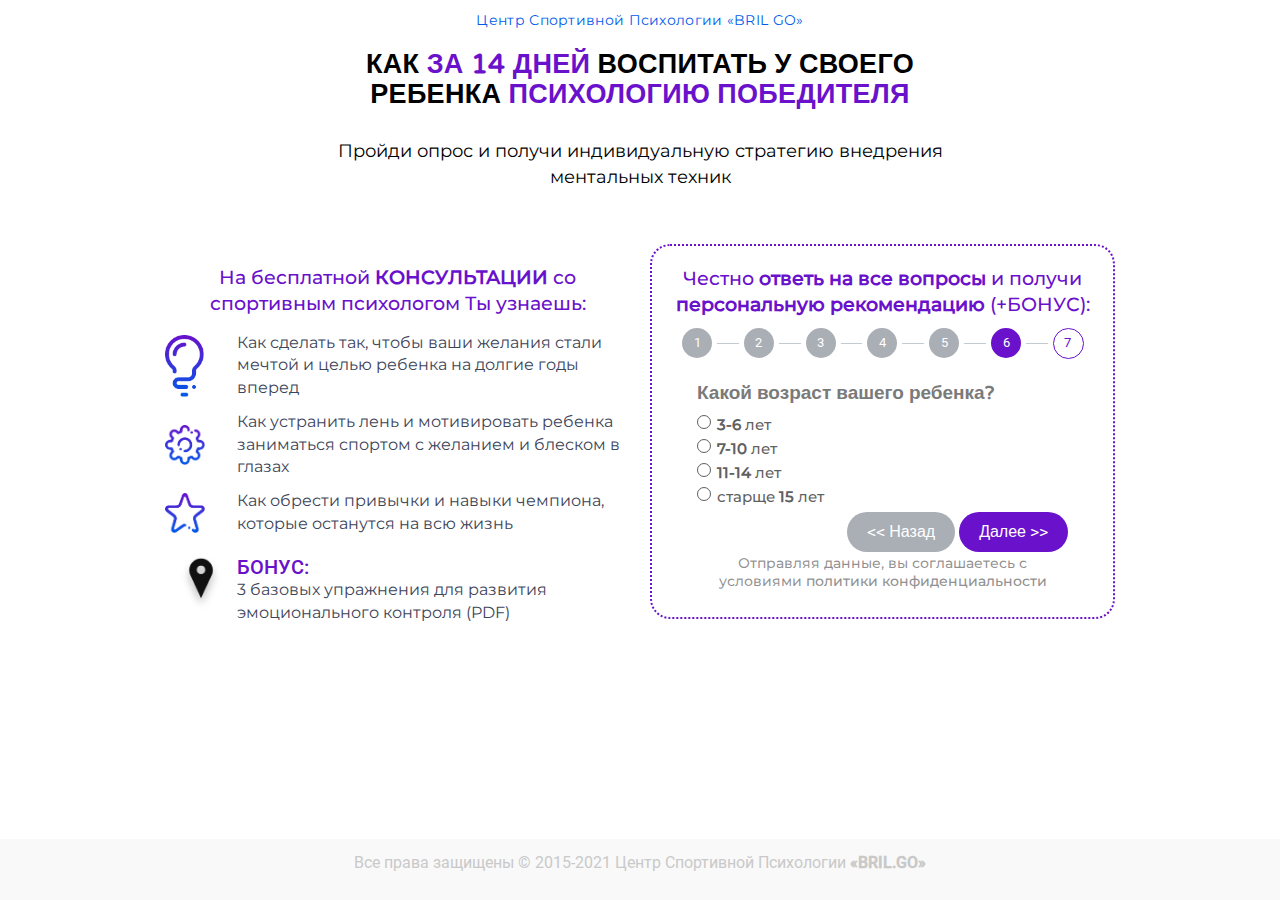
<file: index.html>
<!DOCTYPE html>
<html lang="ru">
<head>
	<meta charset="utf-8">
	<meta http-equiv="X-UA-Compatible" content="IE=edge" >
	<meta name="viewport" content="width=device-width, initial-scale=1.0">
	<meta name="description" content="">
	<link rel="stylesheet" type="text/css" href="style.css">
	<link rel="icon" type="image/png" href="favicon/favicon.ico" sizes="16x16">	
	<title></title>
</head>
<body>
	<div class="wrapper">
	<!-- Content -->
	<div class="content">
	<!-- Section 1 - Quiz -->
	<section>
		<div class="row">
			<div class="top_box">
				<div class="top_text">
					<p>Центр Спортивной Психологии «BRIL GO»</p>
				</div>
				<div class="h1_wrapp">
					<h1>КАК <span>ЗА 14 ДНЕЙ</span> ВОСПИТАТЬ У СВОЕГО РЕБЕНКА <span>ПСИХОЛОГИЮ ПОБЕДИТЕЛЯ</span></h1>
					<p>Пройди опрос и получи индивидуальную стратегию внедрения ментальных техник</p>
				</div>
			</div>
			<div class="two_cols">
				<div>
					<div class="items_header">
						<h2>На бесплатной <span>КОНСУЛЬТАЦИИ</span> со спортивным психологом Ты узнаешь:</h2>
					</div>
					<div class="items">
						<div class="item">
							<div>
								<img src="img/icon_01.png" alt="" />
							</div>
							<div>
								<p>Как сделать так, чтобы ваши желания стали мечтой и целью ребенка на долгие годы вперед</p>
							</div>
						</div>
						<div class="item">
							<div>
								<img src="img/icon_02.png" alt="" />
							</div>
							<div>
								<p>Как устранить лень и мотивировать ребенка заниматься спортом с желанием и блеском в глазах</p>
							</div>
						</div>
						<div class="item">
							<div>
								<img src="img/icon_03.png" alt="" />
							</div>
							<div>
								<p>Как обрести привычки и навыки чемпиона, которые останутся на всю жизнь</p>
							</div>
						</div>
						<div class="item bonus_item">
							<div>
								<img src="img/icon_04.png" alt="" />
							</div>
							<div>
								<h3>БОНУС:</h3>
								<p>3 базовых упражнения для развития эмоционального контроля (PDF)</p>
							</div>
						</div>
					</div>
				</div>
				<div>
					<div class="quiz_box">
						<div class="quiz_header">
							<h3>Честно <span>ответь на все вопросы</span> и получи <span>персональную рекомендацию</span> (+БОНУС):</h3>
						</div>
						<div class="inner">
							<div class="steps_bar">
								<div class="circle"><p>1</p></div>
								<div class="circle"><p>2</p></div>
								<div class="circle"><p>3</p></div>
								<div class="circle"><p>4</p></div>
								<div class="circle "><p>5</p></div>
								<div class="circle blue"><p>6</p></div>
								<div class="circle active"><p>7</p></div>
							</div>
							<form>
							<div class="steps_wrapp">
								<div class="step active">
									<div class="step_title">
										<h3>Какой возраст вашего ребенка?</h3>
									</div>
									<div class="radios">
										<div>
											<label class="step_radio">
												<input type="radio" name="step_1" />
												<span class="r_circle"></span>
												<span class="radio_text"><span>3-6</span> лет</span>
											</label>
										</div>
										<div>
											<label class="step_radio">
												<input type="radio" name="step_1" />
												<span class="r_circle"></span>
												<span class="radio_text"><span>7-10</span> лет</span>
											</label>
										</div>
										<div>
											<label class="step_radio">
												<input type="radio" name="step_1" />
												<span class="r_circle"></span>
												<span class="radio_text"><span>11-14</span> лет</span>
											</label>
										</div>
										<div>
											<label class="step_radio">
												<input type="radio" name="step_1" />
												<span class="r_circle"></span>
												<span class="radio_text">старще <span>15</span> лет</span>
											</label>
										</div>
									</div>
								</div>
								<div class="step">
									<div class="step_title">
										<h3>Каким видом спорта занимается ребенок?</h3>
									</div>
									<div class="radios">
										<div>
											<label class="step_radio">
												<input type="radio" name="step_2" />
												<span class="r_circle"></span>
												<span class="radio_text">Каким видом спорта занимается ребенок?</span>
											</label>
										</div>
										<div>
											<label class="step_radio">
												<input type="radio" name="step_2" />
												<span class="r_circle"></span>
												<span class="radio_text">Командный (футбол/хоккей и др.)</span>
											</label>
										</div>
										<div>
											<label class="step_radio">
												<input type="radio" name="step_2" />
												<span class="r_circle"></span>
												<span class="radio_text">Борьба/единоборства/бокс</span>
											</label>
										</div>
										<div>
											<label class="step_radio">
												<input type="radio" name="step_2" />
												<span class="r_circle"></span>
												<span class="radio_text">Легкая/тяжелая атлетика</span>
											</label>
										</div>
										<div>
											<label class="step_radio">
												<input type="radio" name="step_2" />
												<span class="r_circle"></span>
												<span class="radio_text">Гимнастика/фиг. катание</span>
											</label>
										</div>
										<div>
											<label class="step_radio">
												<input type="radio" name="step_2" />
												<span class="r_circle"></span>
												<span class="radio_text">Теннис</span>
											</label>
										</div>
										<div>
											<label class="step_radio">
												<input type="radio" name="step_2" />
												<span class="r_circle"></span>
												<span class="radio_text">Другое</span>
											</label>
										</div>
									</div>
								</div>
								<div class="step">
									<div class="step_title">
										<h3>Какие проблемы ваш ребенок испытывает в повседневной жизни?</h3>
									</div>
									<div class="radios">
										<div>
											<label class="step_radio">
												<input type="radio" name="step_3" />
												<span class="r_circle"></span>
												<span class="radio_text">Низкая самооценка</span>
											</label>
										</div>
										<div>
											<label class="step_radio">
												<input type="radio" name="step_3" />
												<span class="r_circle"></span>
												<span class="radio_text">Трудности с концентрацией внимания</span>
											</label>
										</div>
										<div>
											<label class="step_radio">
												<input type="radio" name="step_3" />
												<span class="r_circle"></span>
												<span class="radio_text">Отсутствие мотивации</span>
											</label>
										</div>
										<div>
											<label class="step_radio">
												<input type="radio" name="step_3" />
												<span class="r_circle"></span>
												<span class="radio_text">Стресс и тревожность</span>
											</label>
										</div>
										<div>
											<label class="step_radio">
												<input type="radio" name="step_3" />
												<span class="r_circle"></span>
												<span class="radio_text">Трудности в общении со сверстниками</span>
											</label>
										</div>
										<div>
											<label class="step_radio">
												<input type="radio" name="step_3" />
												<span class="r_circle"></span>
												<span class="radio_text">Недисциплинированность</span>
											</label>
										</div>
										<div>
											<label class="step_radio">
												<input type="radio" name="step_3" />
												<span class="r_circle"></span>
												<span class="radio_text">Проблемы с учебой</span>
											</label>
										</div>
										<div>
											<label class="step_radio">
												<input type="radio" name="step_3" />
												<span class="r_circle"></span>
												<span class="radio_text">Нет ничего из вышеперечисленного</span>
											</label>
										</div>
									</div>
								</div>
								<div class="step">
									<div class="step_title">
										<h3>Как вы обычно реагируете на неудачу?</h3>
									</div>
									<div class="radios">
										<div>
											<label class="step_radio">
												<input type="radio" name="step_4" />
												<span class="r_circle"></span>
												<span class="radio_text">Стремлюсь поддержать и похвалить</span>
											</label>
										</div>
										<div>
											<label class="step_radio">
												<input type="radio" name="step_4" />
												<span class="r_circle"></span>
												<span class="radio_text">Допускаю разочарование и критику</span>
											</label>
										</div>
										<div>
											<label class="step_radio">
												<input type="radio" name="step_4" />
												<span class="r_circle"></span>
												<span class="radio_text">Пытаюсь посочувствовать</span>
											</label>
										</div>
										<div>
											<label class="step_radio">
												<input type="radio" name="step_4" />
												<span class="r_circle"></span>
												<span class="radio_text">Никак не реагирую</span>
											</label>
										</div>
									</div>
								</div>
								<div class="step">
									<div class="step_title">
										<h3>Что мешает вашему ребенку достичь результата в спорте?</h3>
									</div>
									<div class="radios">
										<div>
											<label class="step_radio">
												<input type="radio" name="step_5" />
												<span class="r_circle"></span>
												<span class="radio_text">Внешние обстоятельства</span>
											</label>
										</div>
										<div>
											<label class="step_radio">
												<input type="radio" name="step_5" />
												<span class="r_circle"></span>
												<span class="radio_text">Неуверенность в своих силах</span>
											</label>
										</div>
										<div>
											<label class="step_radio">
												<input type="radio" name="step_5" />
												<span class="r_circle"></span>
												<span class="radio_text">Неумение управлять собой</span>
											</label>
										</div>
										<div>
											<label class="step_radio">
												<input type="radio" name="step_5" />
												<span class="r_circle"></span>
												<span class="radio_text">Недостаток веры в результат</span>
											</label>
										</div>
										<div>
											<label class="step_radio">
												<input type="radio" name="step_5" />
												<span class="r_circle"></span>
												<span class="radio_text">Страх неудач</span>
											</label>
										</div>
										<div>
											<label class="step_radio">
												<input type="radio" name="step_5" />
												<span class="r_circle"></span>
												<span class="radio_text">Отсутствие мотивации</span>
											</label>
										</div>
										<div>
											<label class="step_radio">
												<input type="radio" name="step_5" />
												<span class="r_circle"></span>
												<span class="radio_text">Давление тренера, родителя</span>
											</label>
										</div>
									</div>
								</div>
							</div>
							<div class="quiz_controls">
								<div>
									<button type="button" class="grey_pill"><< Назад</button>
								</div>
								<div>
									<button type="button" class="blue_pill">Далее >></button>
								</div>
							</div>
							</form>
							<div class="quiz_footer">
								<p>Отправляя данные, вы соглашаетесь с условиями <a href="#">политики конфиденциальности</a></p>
							</div>
						</div>
					</div>
				</div>
			</div>
		</div>
	</section>
	<!-- /Section 1 - Quiz -->
	</div>
	<!-- /Content -->
	<!-- Footer -->
	<footer class="footer_section">
		<div class="row">
			<p>Все права защищены © 2015-2021 Центр Спортивной Психологии <b>«BRIL.GO»</b></p>
		</div>
	</footer>
	<!-- /Footer -->
	</div>
	<link rel="stylesheet" type="text/css" href="responsive.css">
	<script src="vendors/js/jquery.js"></script>
	<script src="js/scripts.js"></script>
</body>
</html>
</file>
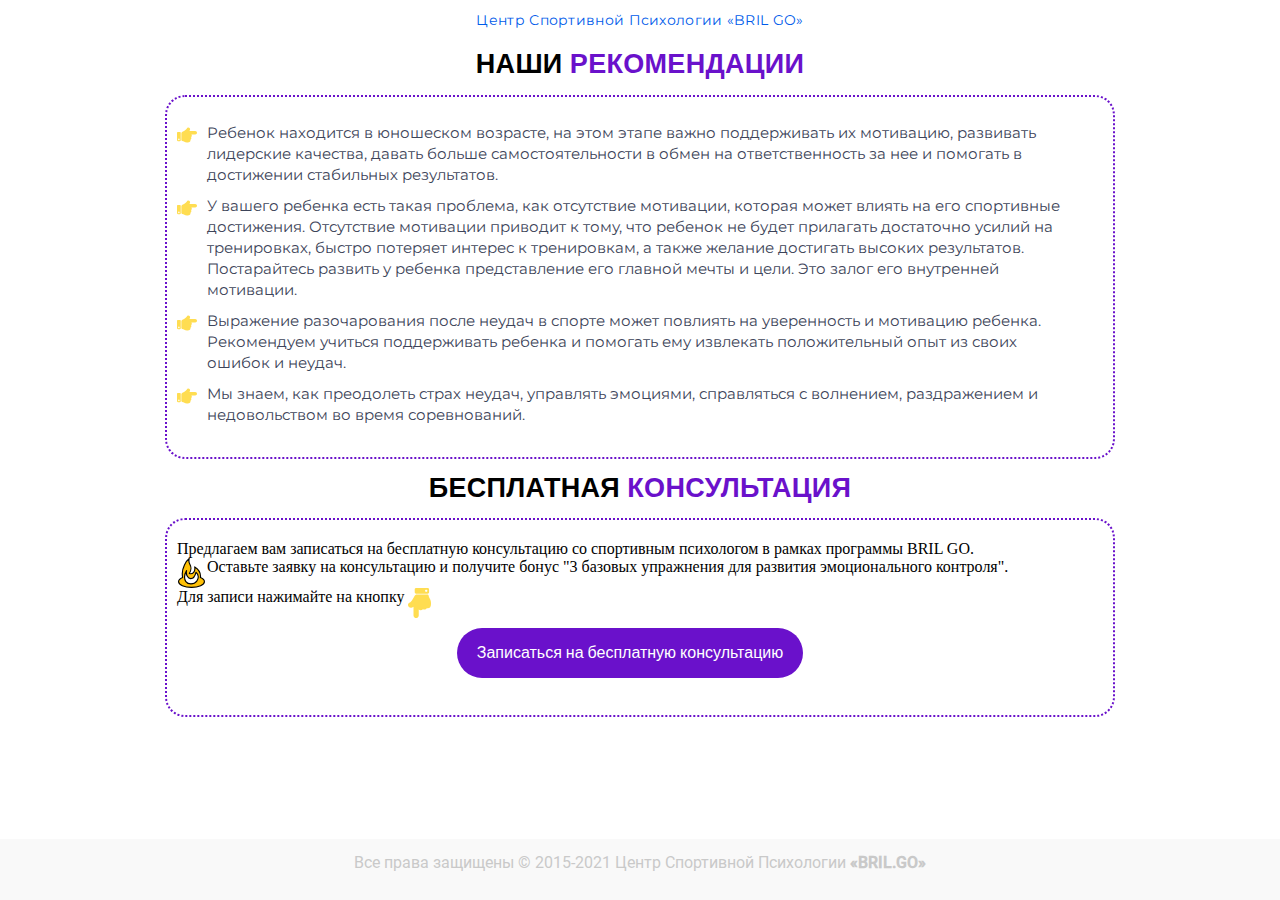
<file: rekomendacii.html>
<!DOCTYPE html>
<html lang="ru">
<head>
	<meta charset="utf-8">
	<meta http-equiv="X-UA-Compatible" content="IE=edge" >
	<meta name="viewport" content="width=device-width, initial-scale=1.0">
	<meta name="description" content="">
	<link rel="stylesheet" type="text/css" href="style.css">
	<link rel="icon" type="image/png" href="favicon/favicon.ico" sizes="16x16">	
	<title></title>
</head>
<body>
	<div class="wrapper">
	<!-- Content -->
	<div class="content">
	<!-- Section 1 - Quiz -->
	<section>
		<div class="row">
			<div class="top_box">
				<div class="top_text">
					<p>Центр Спортивной Психологии «BRIL GO»</p>
				</div>
				<div class="h1_wrapp">
					<h1>Наши <span>Рекомендации</span></h1>
				</div>
			</div>

			<div class="res_box">
				<div class="res_item">
					<i class="hand"></i>
					<p>Ребенок находится в юношеском возрасте, на этом этапе важно поддерживать их мотивацию, развивать лидерские качества, давать больше самостоятельности в обмен на ответственность за нее и помогать в достижении стабильных результатов.</p>
				</div>
				<div class="res_item">
					<i class="hand"></i>
					<p>У вашего ребенка есть такая проблема, как отсутствие мотивации, которая может влиять на его спортивные достижения. Отсутствие мотивации приводит к тому, что ребенок не будет прилагать достаточно усилий на тренировках, быстро потеряет интерес к тренировкам, а также желание достигать высоких результатов. Постарайтесь развить у ребенка представление его главной  мечты и цели. Это залог его внутренней мотивации.</p>
				</div>
				<div class="res_item">
					<i class="hand"></i>
					<p>Выражение разочарования после неудач в спорте может повлиять на уверенность и мотивацию ребенка. Рекомендуем учиться поддерживать ребенка и помогать ему извлекать положительный опыт из своих ошибок и неудач.</p>
				</div>
				<div class="res_item">
					<i class="hand"></i>
					<p>Мы знаем, как преодолеть страх неудач, управлять эмоциями, справляться с волнением, раздражением и недовольством во время соревнований.</p>
				</div>
			</div>

			<div class="h1_wrapp">
				<h1>Бесплатная <span>Консультация</span></h1>
			</div>
			<div class="res_box">
				<p>Предлагаем вам записаться на бесплатную консультацию со спортивным психологом в рамках программы BRIL GO.</p>
				<p><i class="fire"></i>Оставьте заявку на консультацию и получите бонус "3 базовых упражнения для развития эмоционального контроля".</p>
				<p>Для записи нажимайте на кнопку<i class="hand_down"></i></p>
				<div class="btn_wrapp_2">
					<button type="button" class="blue_pill">Записаться на бесплатную консультацию</button>
				</div>
			</div>
		</div>
	</section>
	<!-- /Section 1 - Quiz -->
	</div>
	<!-- /Content -->
	<!-- Footer -->
	<footer class="footer_section">
		<div class="row">
			<p>Все права защищены © 2015-2021 Центр Спортивной Психологии <b>«BRIL.GO»</b></p>
		</div>
	</footer>
	<!-- /Footer -->
	</div>
	<link rel="stylesheet" type="text/css" href="responsive.css">
	<script src="vendors/js/jquery.js"></script>
	<script src="js/scripts.js"></script>
</body>
</html>
</file>
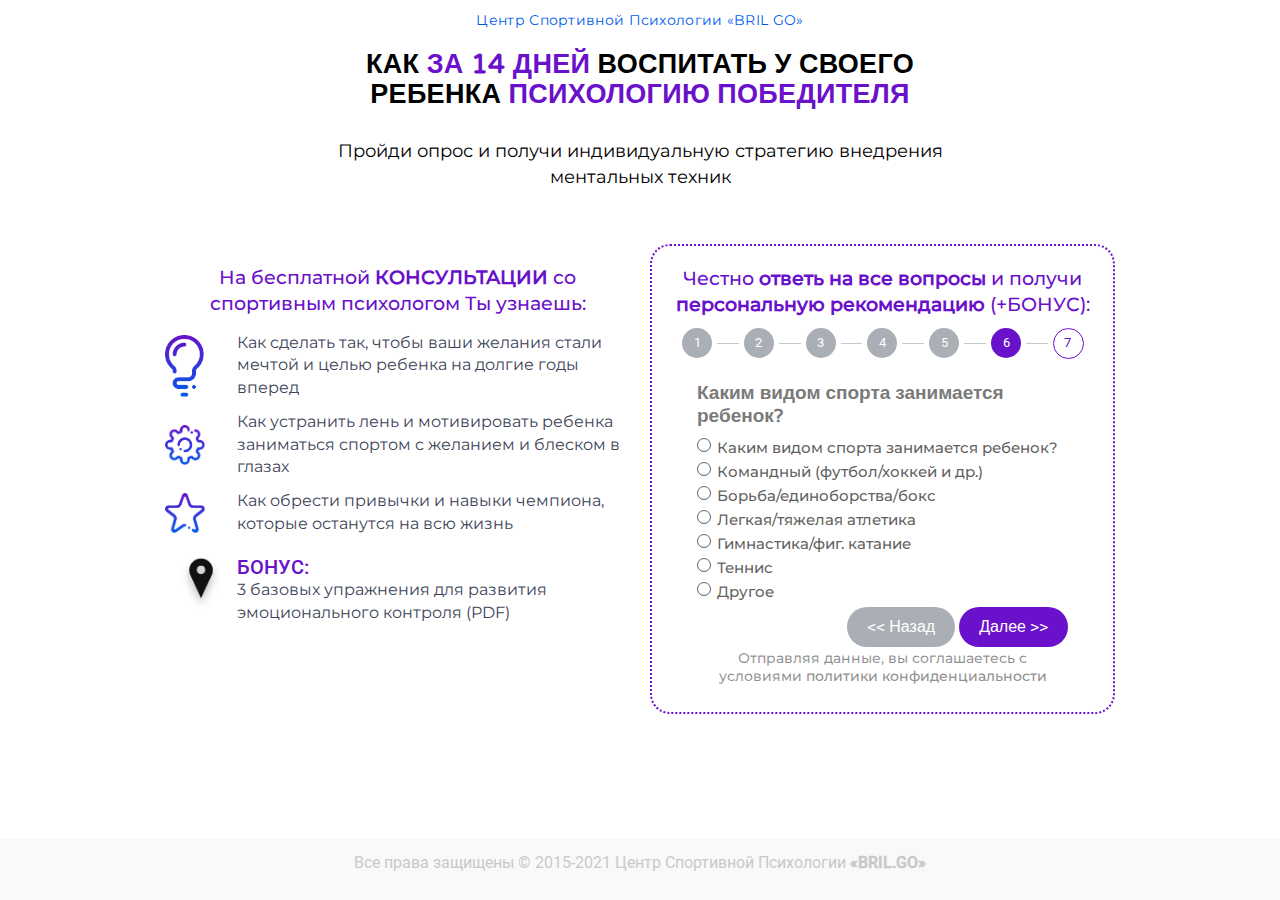
<file: step_2.html>
<!DOCTYPE html>
<html lang="ru">
<head>
	<meta charset="utf-8">
	<meta http-equiv="X-UA-Compatible" content="IE=edge" >
	<meta name="viewport" content="width=device-width, initial-scale=1.0">
	<meta name="description" content="">
	<link rel="stylesheet" type="text/css" href="style.css">
	<link rel="icon" type="image/png" href="favicon/favicon.ico" sizes="16x16">	
	<title></title>
	<script>document.write('<script src="http://' + (location.host || 'localhost').split(':')[0] + ':35729/livereload.js?snipver=1"></' + 'script>')</script>
</head>
<body>
	<div class="wrapper">
	<!-- Content -->
	<div class="content">
	<!-- Section 1 - Quiz -->
	<section>
		<div class="row">
			<div class="top_box">
				<div class="top_text">
					<p>Центр Спортивной Психологии «BRIL GO»</p>
				</div>
				<div class="h1_wrapp">
					<h1>КАК <span>ЗА 14 ДНЕЙ</span> ВОСПИТАТЬ У СВОЕГО РЕБЕНКА <span>ПСИХОЛОГИЮ ПОБЕДИТЕЛЯ</span></h1>
					<p>Пройди опрос и получи индивидуальную стратегию внедрения ментальных техник</p>
				</div>
			</div>
			<div class="two_cols">
				<div>
					<div class="items_header">
						<h2>На бесплатной <span>КОНСУЛЬТАЦИИ</span> со спортивным психологом Ты узнаешь:</h2>
					</div>
					<div class="items">
						<div class="item">
							<div>
								<img src="img/icon_01.png" alt="" />
							</div>
							<div>
								<p>Как сделать так, чтобы ваши желания стали мечтой и целью ребенка на долгие годы вперед</p>
							</div>
						</div>
						<div class="item">
							<div>
								<img src="img/icon_02.png" alt="" />
							</div>
							<div>
								<p>Как устранить лень и мотивировать ребенка заниматься спортом с желанием и блеском в глазах</p>
							</div>
						</div>
						<div class="item">
							<div>
								<img src="img/icon_03.png" alt="" />
							</div>
							<div>
								<p>Как обрести привычки и навыки чемпиона, которые останутся на всю жизнь</p>
							</div>
						</div>
						<div class="item bonus_item">
							<div>
								<img src="img/icon_04.png" alt="" />
							</div>
							<div>
								<h3>БОНУС:</h3>
								<p>3 базовых упражнения для развития эмоционального контроля (PDF)</p>
							</div>
						</div>
					</div>
				</div>
				<div>
					<div class="quiz_box">
						<div class="quiz_header">
							<h3>Честно <span>ответь на все вопросы</span> и получи <span>персональную рекомендацию</span> (+БОНУС):</h3>
						</div>
						<div class="inner">
							<div class="steps_bar">
								<div class="circle"><p>1</p></div>
								<div class="circle"><p>2</p></div>
								<div class="circle"><p>3</p></div>
								<div class="circle"><p>4</p></div>
								<div class="circle "><p>5</p></div>
								<div class="circle blue"><p>6</p></div>
								<div class="circle active"><p>7</p></div>
							</div>
							<form>
							<div class="steps_wrapp">
								<div class="step">
									<div class="step_title">
										<h3>Какой возраст вашего ребенка?</h3>
									</div>
									<div class="radios">
										<div>
											<label class="step_radio">
												<input type="radio" name="step_1" />
												<span class="r_circle"></span>
												<span class="radio_text"><span>3-6</span> лет</span>
											</label>
										</div>
										<div>
											<label class="step_radio">
												<input type="radio" name="step_1" />
												<span class="r_circle"></span>
												<span class="radio_text"><span>7-10</span> лет</span>
											</label>
										</div>
										<div>
											<label class="step_radio">
												<input type="radio" name="step_1" />
												<span class="r_circle"></span>
												<span class="radio_text"><span>11-14</span> лет</span>
											</label>
										</div>
										<div>
											<label class="step_radio">
												<input type="radio" name="step_1" />
												<span class="r_circle"></span>
												<span class="radio_text">старще <span>15</span> лет</span>
											</label>
										</div>
									</div>
								</div>
								<div class="step active">
									<div class="step_title">
										<h3>Каким видом спорта занимается ребенок?</h3>
									</div>
									<div class="radios">
										<div>
											<label class="step_radio">
												<input type="radio" name="step_2" />
												<span class="r_circle"></span>
												<span class="radio_text">Каким видом спорта занимается ребенок?</span>
											</label>
										</div>
										<div>
											<label class="step_radio">
												<input type="radio" name="step_2" />
												<span class="r_circle"></span>
												<span class="radio_text">Командный (футбол/хоккей и др.)</span>
											</label>
										</div>
										<div>
											<label class="step_radio">
												<input type="radio" name="step_2" />
												<span class="r_circle"></span>
												<span class="radio_text">Борьба/единоборства/бокс</span>
											</label>
										</div>
										<div>
											<label class="step_radio">
												<input type="radio" name="step_2" />
												<span class="r_circle"></span>
												<span class="radio_text">Легкая/тяжелая атлетика</span>
											</label>
										</div>
										<div>
											<label class="step_radio">
												<input type="radio" name="step_2" />
												<span class="r_circle"></span>
												<span class="radio_text">Гимнастика/фиг. катание</span>
											</label>
										</div>
										<div>
											<label class="step_radio">
												<input type="radio" name="step_2" />
												<span class="r_circle"></span>
												<span class="radio_text">Теннис</span>
											</label>
										</div>
										<div>
											<label class="step_radio">
												<input type="radio" name="step_2" />
												<span class="r_circle"></span>
												<span class="radio_text">Другое</span>
											</label>
										</div>
									</div>
								</div>
								<div class="step">
									<div class="step_title">
										<h3>Какие проблемы ваш ребенок испытывает в повседневной жизни?</h3>
									</div>
									<div class="radios">
										<div>
											<label class="step_radio">
												<input type="radio" name="step_3" />
												<span class="r_circle"></span>
												<span class="radio_text">Низкая самооценка</span>
											</label>
										</div>
										<div>
											<label class="step_radio">
												<input type="radio" name="step_3" />
												<span class="r_circle"></span>
												<span class="radio_text">Трудности с концентрацией внимания</span>
											</label>
										</div>
										<div>
											<label class="step_radio">
												<input type="radio" name="step_3" />
												<span class="r_circle"></span>
												<span class="radio_text">Отсутствие мотивации</span>
											</label>
										</div>
										<div>
											<label class="step_radio">
												<input type="radio" name="step_3" />
												<span class="r_circle"></span>
												<span class="radio_text">Стресс и тревожность</span>
											</label>
										</div>
										<div>
											<label class="step_radio">
												<input type="radio" name="step_3" />
												<span class="r_circle"></span>
												<span class="radio_text">Трудности в общении со сверстниками</span>
											</label>
										</div>
										<div>
											<label class="step_radio">
												<input type="radio" name="step_3" />
												<span class="r_circle"></span>
												<span class="radio_text">Недисциплинированность</span>
											</label>
										</div>
										<div>
											<label class="step_radio">
												<input type="radio" name="step_3" />
												<span class="r_circle"></span>
												<span class="radio_text">Проблемы с учебой</span>
											</label>
										</div>
										<div>
											<label class="step_radio">
												<input type="radio" name="step_3" />
												<span class="r_circle"></span>
												<span class="radio_text">Нет ничего из вышеперечисленного</span>
											</label>
										</div>
									</div>
								</div>
								<div class="step">
									<div class="step_title">
										<h3>Как вы обычно реагируете на неудачу?</h3>
									</div>
									<div class="radios">
										<div>
											<label class="step_radio">
												<input type="radio" name="step_4" />
												<span class="r_circle"></span>
												<span class="radio_text">Стремлюсь поддержать и похвалить</span>
											</label>
										</div>
										<div>
											<label class="step_radio">
												<input type="radio" name="step_4" />
												<span class="r_circle"></span>
												<span class="radio_text">Допускаю разочарование и критику</span>
											</label>
										</div>
										<div>
											<label class="step_radio">
												<input type="radio" name="step_4" />
												<span class="r_circle"></span>
												<span class="radio_text">Пытаюсь посочувствовать</span>
											</label>
										</div>
										<div>
											<label class="step_radio">
												<input type="radio" name="step_4" />
												<span class="r_circle"></span>
												<span class="radio_text">Никак не реагирую</span>
											</label>
										</div>
									</div>
								</div>
								<div class="step">
									<div class="step_title">
										<h3>Что мешает вашему ребенку достичь результата в спорте?</h3>
									</div>
									<div class="radios">
										<div>
											<label class="step_radio">
												<input type="radio" name="step_5" />
												<span class="r_circle"></span>
												<span class="radio_text">Внешние обстоятельства</span>
											</label>
										</div>
										<div>
											<label class="step_radio">
												<input type="radio" name="step_5" />
												<span class="r_circle"></span>
												<span class="radio_text">Неуверенность в своих силах</span>
											</label>
										</div>
										<div>
											<label class="step_radio">
												<input type="radio" name="step_5" />
												<span class="r_circle"></span>
												<span class="radio_text">Неумение управлять собой</span>
											</label>
										</div>
										<div>
											<label class="step_radio">
												<input type="radio" name="step_5" />
												<span class="r_circle"></span>
												<span class="radio_text">Недостаток веры в результат</span>
											</label>
										</div>
										<div>
											<label class="step_radio">
												<input type="radio" name="step_5" />
												<span class="r_circle"></span>
												<span class="radio_text">Страх неудач</span>
											</label>
										</div>
										<div>
											<label class="step_radio">
												<input type="radio" name="step_5" />
												<span class="r_circle"></span>
												<span class="radio_text">Отсутствие мотивации</span>
											</label>
										</div>
										<div>
											<label class="step_radio">
												<input type="radio" name="step_5" />
												<span class="r_circle"></span>
												<span class="radio_text">Давление тренера, родителя</span>
											</label>
										</div>
									</div>
								</div>
							</div>
							<div class="quiz_controls">
								<div>
									<button type="button" class="grey_pill"><< Назад</button>
								</div>
								<div>
									<button type="button" class="blue_pill">Далее >></button>
								</div>
							</div>
							</form>
							<div class="quiz_footer">
								<p>Отправляя данные, вы соглашаетесь с условиями <a href="#">политики конфиденциальности</a></p>
							</div>
						</div>
					</div>
				</div>
			</div>
		</div>
	</section>
	<!-- /Section 1 - Quiz -->
	</div>
	<!-- /Content -->
	<!-- Footer -->
	<footer class="footer_section">
		<div class="row">
			<p>Все права защищены © 2015-2021 Центр Спортивной Психологии <b>«BRIL.GO»</b></p>
		</div>
	</footer>
	<!-- /Footer -->
	</div>
	<link rel="stylesheet" type="text/css" href="responsive.css">
	<script src="vendors/js/jquery.js"></script>
	<script src="js/scripts.js"></script>
</body>
</html>
</file>
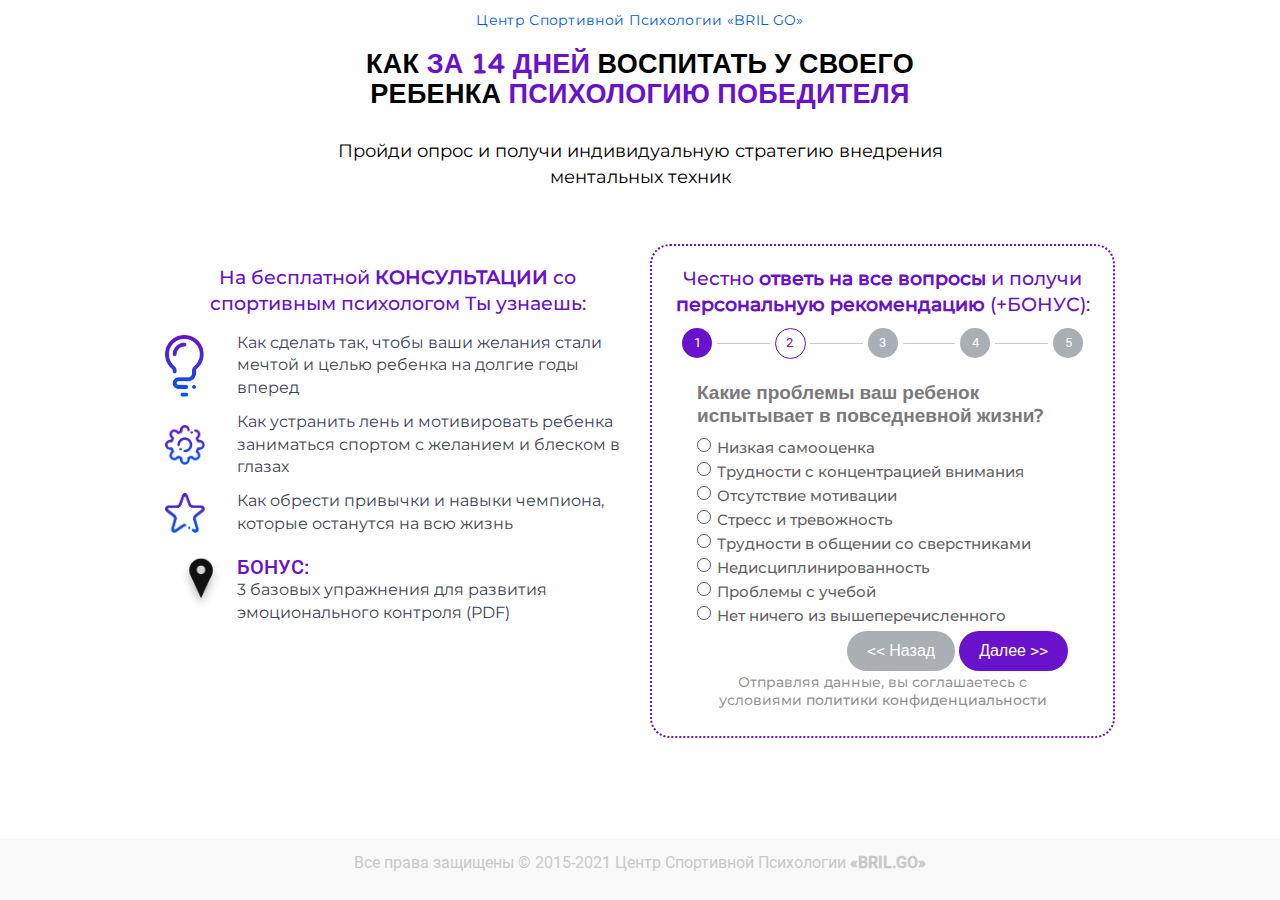
<file: step_3.html>
<!DOCTYPE html>
<html lang="ru">
<head>
	<meta charset="utf-8">
	<meta http-equiv="X-UA-Compatible" content="IE=edge" >
	<meta name="viewport" content="width=device-width, initial-scale=1.0">
	<meta name="description" content="">
	<link rel="stylesheet" type="text/css" href="style.css">
	<link rel="icon" type="image/png" href="favicon/favicon.ico" sizes="16x16">	
	<title></title>
	<script>document.write('<script src="http://' + (location.host || 'localhost').split(':')[0] + ':35729/livereload.js?snipver=1"></' + 'script>')</script>
</head>
<body>
	<div class="wrapper">
	<!-- Content -->
	<div class="content">
	<!-- Section 1 - Quiz -->
	<section>
		<div class="row">
			<div class="top_box">
				<div class="top_text">
					<p>Центр Спортивной Психологии «BRIL GO»</p>
				</div>
				<div class="h1_wrapp">
					<h1>КАК <span>ЗА 14 ДНЕЙ</span> ВОСПИТАТЬ У СВОЕГО РЕБЕНКА <span>ПСИХОЛОГИЮ ПОБЕДИТЕЛЯ</span></h1>
					<p>Пройди опрос и получи индивидуальную стратегию внедрения ментальных техник</p>
				</div>
			</div>
			<div class="two_cols">
				<div>
					<div class="items_header">
						<h2>На бесплатной <span>КОНСУЛЬТАЦИИ</span> со спортивным психологом Ты узнаешь:</h2>
					</div>
					<div class="items">
						<div class="item">
							<div>
								<img src="img/icon_01.png" alt="" />
							</div>
							<div>
								<p>Как сделать так, чтобы ваши желания стали мечтой и целью ребенка на долгие годы вперед</p>
							</div>
						</div>
						<div class="item">
							<div>
								<img src="img/icon_02.png" alt="" />
							</div>
							<div>
								<p>Как устранить лень и мотивировать ребенка заниматься спортом с желанием и блеском в глазах</p>
							</div>
						</div>
						<div class="item">
							<div>
								<img src="img/icon_03.png" alt="" />
							</div>
							<div>
								<p>Как обрести привычки и навыки чемпиона, которые останутся на всю жизнь</p>
							</div>
						</div>
						<div class="item bonus_item">
							<div>
								<img src="img/icon_04.png" alt="" />
							</div>
							<div>
								<h3>БОНУС:</h3>
								<p>3 базовых упражнения для развития эмоционального контроля (PDF)</p>
							</div>
						</div>
					</div>
				</div>
				<div>
					<div class="quiz_box">
						<div class="quiz_header">
							<h3>Честно <span>ответь на все вопросы</span> и получи <span>персональную рекомендацию</span> (+БОНУС):</h3>
						</div>
						<div class="inner">
							<div class="steps_bar">
								<div class="circle blue"><p>1</p></div>
								<div class="circle active"><p>2</p></div>
								<div class="circle"><p>3</p></div>
								<div class="circle"><p>4</p></div>
								<div class="circle"><p>5</p></div>
							</div>
							<form>
							<div class="steps_wrapp">
								<div class="step">
									<div class="step_title">
										<h3>Какой возраст вашего ребенка?</h3>
									</div>
									<div class="radios">
										<div>
											<label class="step_radio">
												<input type="radio" name="step_1" />
												<span class="r_circle"></span>
												<span class="radio_text"><span>3-6</span> лет</span>
											</label>
										</div>
										<div>
											<label class="step_radio">
												<input type="radio" name="step_1" />
												<span class="r_circle"></span>
												<span class="radio_text"><span>7-10</span> лет</span>
											</label>
										</div>
										<div>
											<label class="step_radio">
												<input type="radio" name="step_1" />
												<span class="r_circle"></span>
												<span class="radio_text"><span>11-14</span> лет</span>
											</label>
										</div>
										<div>
											<label class="step_radio">
												<input type="radio" name="step_1" />
												<span class="r_circle"></span>
												<span class="radio_text">старще <span>15</span> лет</span>
											</label>
										</div>
									</div>
								</div>
								<div class="step">
									<div class="step_title">
										<h3>Каким видом спорта занимается ребенок?</h3>
									</div>
									<div class="radios">
										<div>
											<label class="step_radio">
												<input type="radio" name="step_2" />
												<span class="r_circle"></span>
												<span class="radio_text">Каким видом спорта занимается ребенок?</span>
											</label>
										</div>
										<div>
											<label class="step_radio">
												<input type="radio" name="step_2" />
												<span class="r_circle"></span>
												<span class="radio_text">Командный (футбол/хоккей и др.)</span>
											</label>
										</div>
										<div>
											<label class="step_radio">
												<input type="radio" name="step_2" />
												<span class="r_circle"></span>
												<span class="radio_text">Борьба/единоборства/бокс</span>
											</label>
										</div>
										<div>
											<label class="step_radio">
												<input type="radio" name="step_2" />
												<span class="r_circle"></span>
												<span class="radio_text">Легкая/тяжелая атлетика</span>
											</label>
										</div>
										<div>
											<label class="step_radio">
												<input type="radio" name="step_2" />
												<span class="r_circle"></span>
												<span class="radio_text">Гимнастика/фиг. катание</span>
											</label>
										</div>
										<div>
											<label class="step_radio">
												<input type="radio" name="step_2" />
												<span class="r_circle"></span>
												<span class="radio_text">Теннис</span>
											</label>
										</div>
										<div>
											<label class="step_radio">
												<input type="radio" name="step_2" />
												<span class="r_circle"></span>
												<span class="radio_text">Другое</span>
											</label>
										</div>
									</div>
								</div>
								<div class="step active">
									<div class="step_title">
										<h3>Какие проблемы ваш ребенок испытывает в повседневной жизни?</h3>
									</div>
									<div class="radios">
										<div>
											<label class="step_radio">
												<input type="radio" name="step_3" />
												<span class="r_circle"></span>
												<span class="radio_text">Низкая самооценка</span>
											</label>
										</div>
										<div>
											<label class="step_radio">
												<input type="radio" name="step_3" />
												<span class="r_circle"></span>
												<span class="radio_text">Трудности с концентрацией внимания</span>
											</label>
										</div>
										<div>
											<label class="step_radio">
												<input type="radio" name="step_3" />
												<span class="r_circle"></span>
												<span class="radio_text">Отсутствие мотивации</span>
											</label>
										</div>
										<div>
											<label class="step_radio">
												<input type="radio" name="step_3" />
												<span class="r_circle"></span>
												<span class="radio_text">Стресс и тревожность</span>
											</label>
										</div>
										<div>
											<label class="step_radio">
												<input type="radio" name="step_3" />
												<span class="r_circle"></span>
												<span class="radio_text">Трудности в общении со сверстниками</span>
											</label>
										</div>
										<div>
											<label class="step_radio">
												<input type="radio" name="step_3" />
												<span class="r_circle"></span>
												<span class="radio_text">Недисциплинированность</span>
											</label>
										</div>
										<div>
											<label class="step_radio">
												<input type="radio" name="step_3" />
												<span class="r_circle"></span>
												<span class="radio_text">Проблемы с учебой</span>
											</label>
										</div>
										<div>
											<label class="step_radio">
												<input type="radio" name="step_3" />
												<span class="r_circle"></span>
												<span class="radio_text">Нет ничего из вышеперечисленного</span>
											</label>
										</div>
									</div>
								</div>
								<div class="step">
									<div class="step_title">
										<h3>Как вы обычно реагируете на неудачу?</h3>
									</div>
									<div class="radios">
										<div>
											<label class="step_radio">
												<input type="radio" name="step_4" />
												<span class="r_circle"></span>
												<span class="radio_text">Стремлюсь поддержать и похвалить</span>
											</label>
										</div>
										<div>
											<label class="step_radio">
												<input type="radio" name="step_4" />
												<span class="r_circle"></span>
												<span class="radio_text">Допускаю разочарование и критику</span>
											</label>
										</div>
										<div>
											<label class="step_radio">
												<input type="radio" name="step_4" />
												<span class="r_circle"></span>
												<span class="radio_text">Пытаюсь посочувствовать</span>
											</label>
										</div>
										<div>
											<label class="step_radio">
												<input type="radio" name="step_4" />
												<span class="r_circle"></span>
												<span class="radio_text">Никак не реагирую</span>
											</label>
										</div>
									</div>
								</div>
								<div class="step">
									<div class="step_title">
										<h3>Что мешает вашему ребенку достичь результата в спорте?</h3>
									</div>
									<div class="radios">
										<div>
											<label class="step_radio">
												<input type="radio" name="step_5" />
												<span class="r_circle"></span>
												<span class="radio_text">Внешние обстоятельства</span>
											</label>
										</div>
										<div>
											<label class="step_radio">
												<input type="radio" name="step_5" />
												<span class="r_circle"></span>
												<span class="radio_text">Неуверенность в своих силах</span>
											</label>
										</div>
										<div>
											<label class="step_radio">
												<input type="radio" name="step_5" />
												<span class="r_circle"></span>
												<span class="radio_text">Неумение управлять собой</span>
											</label>
										</div>
										<div>
											<label class="step_radio">
												<input type="radio" name="step_5" />
												<span class="r_circle"></span>
												<span class="radio_text">Недостаток веры в результат</span>
											</label>
										</div>
										<div>
											<label class="step_radio">
												<input type="radio" name="step_5" />
												<span class="r_circle"></span>
												<span class="radio_text">Страх неудач</span>
											</label>
										</div>
										<div>
											<label class="step_radio">
												<input type="radio" name="step_5" />
												<span class="r_circle"></span>
												<span class="radio_text">Отсутствие мотивации</span>
											</label>
										</div>
										<div>
											<label class="step_radio">
												<input type="radio" name="step_5" />
												<span class="r_circle"></span>
												<span class="radio_text">Давление тренера, родителя</span>
											</label>
										</div>
									</div>
								</div>
							</div>
							<div class="quiz_controls">
								<div>
									<button type="button" class="grey_pill"><< Назад</button>
								</div>
								<div>
									<button type="button" class="blue_pill">Далее >></button>
								</div>
							</div>
							</form>
							<div class="quiz_footer">
								<p>Отправляя данные, вы соглашаетесь с условиями <a href="#">политики конфиденциальности</a></p>
							</div>
						</div>
					</div>
				</div>
			</div>
		</div>
	</section>
	<!-- /Section 1 - Quiz -->
	</div>
	<!-- /Content -->
	<!-- Footer -->
	<footer class="footer_section">
		<div class="row">
			<p>Все права защищены © 2015-2021 Центр Спортивной Психологии <b>«BRIL.GO»</b></p>
		</div>
	</footer>
	<!-- /Footer -->
	</div>
	<link rel="stylesheet" type="text/css" href="responsive.css">
	<script src="vendors/js/jquery.js"></script>
	<script src="js/scripts.js"></script>
</body>
</html>
</file>
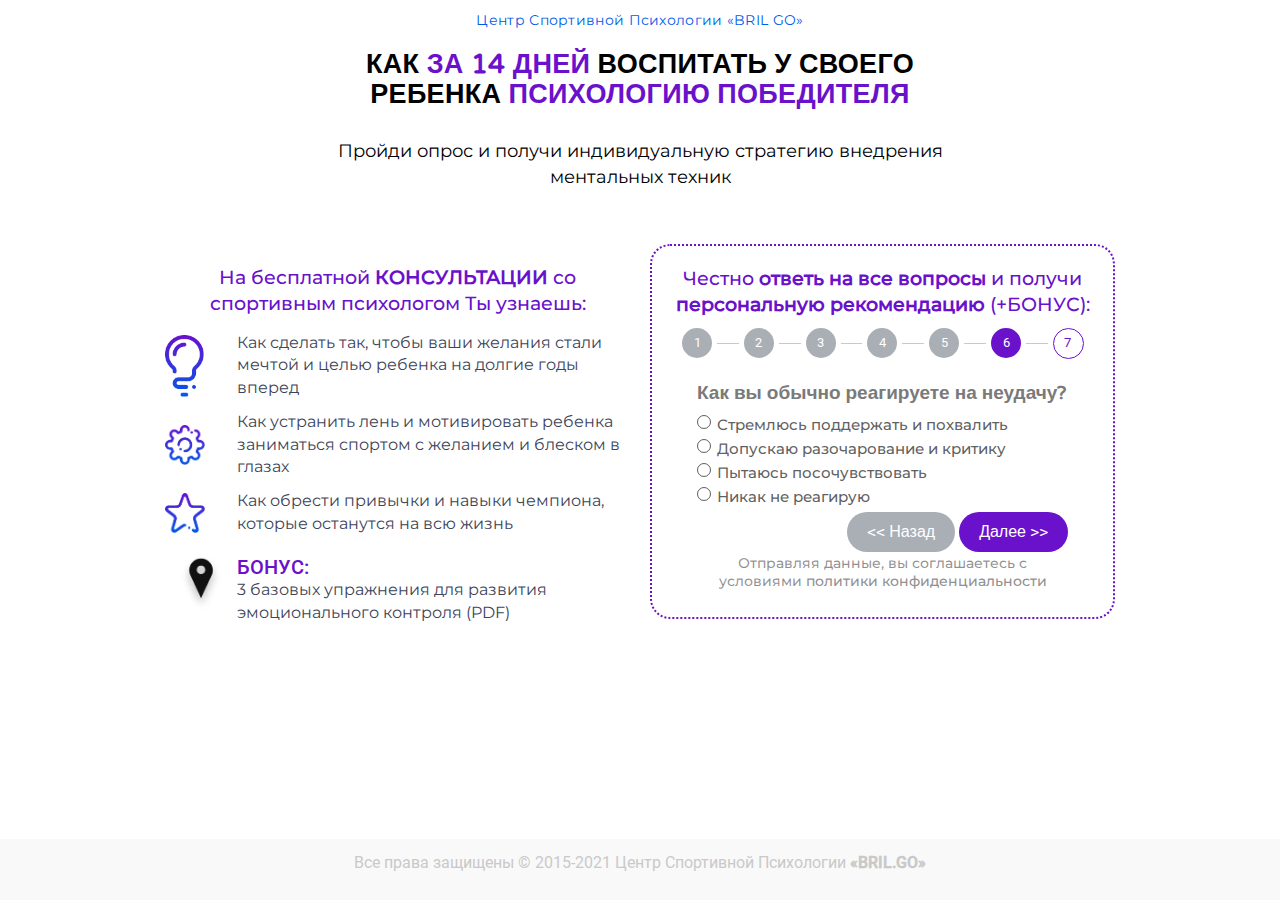
<file: step_4.html>
<!DOCTYPE html>
<html lang="ru">
<head>
	<meta charset="utf-8">
	<meta http-equiv="X-UA-Compatible" content="IE=edge" >
	<meta name="viewport" content="width=device-width, initial-scale=1.0">
	<meta name="description" content="">
	<link rel="stylesheet" type="text/css" href="style.css">
	<link rel="icon" type="image/png" href="favicon/favicon.ico" sizes="16x16">	
	<title></title>
	<script>document.write('<script src="http://' + (location.host || 'localhost').split(':')[0] + ':35729/livereload.js?snipver=1"></' + 'script>')</script>
</head>
<body>
	<div class="wrapper">
	<!-- Content -->
	<div class="content">
	<!-- Section 1 - Quiz -->
	<section>
		<div class="row">
			<div class="top_box">
				<div class="top_text">
					<p>Центр Спортивной Психологии «BRIL GO»</p>
				</div>
				<div class="h1_wrapp">
					<h1>КАК <span>ЗА 14 ДНЕЙ</span> ВОСПИТАТЬ У СВОЕГО РЕБЕНКА <span>ПСИХОЛОГИЮ ПОБЕДИТЕЛЯ</span></h1>
					<p>Пройди опрос и получи индивидуальную стратегию внедрения ментальных техник</p>
				</div>
			</div>
			<div class="two_cols">
				<div>
					<div class="items_header">
						<h2>На бесплатной <span>КОНСУЛЬТАЦИИ</span> со спортивным психологом Ты узнаешь:</h2>
					</div>
					<div class="items">
						<div class="item">
							<div>
								<img src="img/icon_01.png" alt="" />
							</div>
							<div>
								<p>Как сделать так, чтобы ваши желания стали мечтой и целью ребенка на долгие годы вперед</p>
							</div>
						</div>
						<div class="item">
							<div>
								<img src="img/icon_02.png" alt="" />
							</div>
							<div>
								<p>Как устранить лень и мотивировать ребенка заниматься спортом с желанием и блеском в глазах</p>
							</div>
						</div>
						<div class="item">
							<div>
								<img src="img/icon_03.png" alt="" />
							</div>
							<div>
								<p>Как обрести привычки и навыки чемпиона, которые останутся на всю жизнь</p>
							</div>
						</div>
						<div class="item bonus_item">
							<div>
								<img src="img/icon_04.png" alt="" />
							</div>
							<div>
								<h3>БОНУС:</h3>
								<p>3 базовых упражнения для развития эмоционального контроля (PDF)</p>
							</div>
						</div>
					</div>
				</div>
				<div>
					<div class="quiz_box">
						<div class="quiz_header">
							<h3>Честно <span>ответь на все вопросы</span> и получи <span>персональную рекомендацию</span> (+БОНУС):</h3>
						</div>
						<div class="inner">
							<div class="steps_bar">
								<div class="circle"><p>1</p></div>
								<div class="circle"><p>2</p></div>
								<div class="circle"><p>3</p></div>
								<div class="circle"><p>4</p></div>
								<div class="circle "><p>5</p></div>
								<div class="circle blue"><p>6</p></div>
								<div class="circle active"><p>7</p></div>
							</div>
							<form>
							<div class="steps_wrapp">
								<div class="step">
									<div class="step_title">
										<h3>Какой возраст вашего ребенка?</h3>
									</div>
									<div class="radios">
										<div>
											<label class="step_radio">
												<input type="radio" name="step_1" />
												<span class="r_circle"></span>
												<span class="radio_text"><span>3-6</span> лет</span>
											</label>
										</div>
										<div>
											<label class="step_radio">
												<input type="radio" name="step_1" />
												<span class="r_circle"></span>
												<span class="radio_text"><span>7-10</span> лет</span>
											</label>
										</div>
										<div>
											<label class="step_radio">
												<input type="radio" name="step_1" />
												<span class="r_circle"></span>
												<span class="radio_text"><span>11-14</span> лет</span>
											</label>
										</div>
										<div>
											<label class="step_radio">
												<input type="radio" name="step_1" />
												<span class="r_circle"></span>
												<span class="radio_text">старще <span>15</span> лет</span>
											</label>
										</div>
									</div>
								</div>
								<div class="step">
									<div class="step_title">
										<h3>Каким видом спорта занимается ребенок?</h3>
									</div>
									<div class="radios">
										<div>
											<label class="step_radio">
												<input type="radio" name="step_2" />
												<span class="r_circle"></span>
												<span class="radio_text">Каким видом спорта занимается ребенок?</span>
											</label>
										</div>
										<div>
											<label class="step_radio">
												<input type="radio" name="step_2" />
												<span class="r_circle"></span>
												<span class="radio_text">Командный (футбол/хоккей и др.)</span>
											</label>
										</div>
										<div>
											<label class="step_radio">
												<input type="radio" name="step_2" />
												<span class="r_circle"></span>
												<span class="radio_text">Борьба/единоборства/бокс</span>
											</label>
										</div>
										<div>
											<label class="step_radio">
												<input type="radio" name="step_2" />
												<span class="r_circle"></span>
												<span class="radio_text">Легкая/тяжелая атлетика</span>
											</label>
										</div>
										<div>
											<label class="step_radio">
												<input type="radio" name="step_2" />
												<span class="r_circle"></span>
												<span class="radio_text">Гимнастика/фиг. катание</span>
											</label>
										</div>
										<div>
											<label class="step_radio">
												<input type="radio" name="step_2" />
												<span class="r_circle"></span>
												<span class="radio_text">Теннис</span>
											</label>
										</div>
										<div>
											<label class="step_radio">
												<input type="radio" name="step_2" />
												<span class="r_circle"></span>
												<span class="radio_text">Другое</span>
											</label>
										</div>
									</div>
								</div>
								<div class="step">
									<div class="step_title">
										<h3>Какие проблемы ваш ребенок испытывает в повседневной жизни?</h3>
									</div>
									<div class="radios">
										<div>
											<label class="step_radio">
												<input type="radio" name="step_3" />
												<span class="r_circle"></span>
												<span class="radio_text">Низкая самооценка</span>
											</label>
										</div>
										<div>
											<label class="step_radio">
												<input type="radio" name="step_3" />
												<span class="r_circle"></span>
												<span class="radio_text">Трудности с концентрацией внимания</span>
											</label>
										</div>
										<div>
											<label class="step_radio">
												<input type="radio" name="step_3" />
												<span class="r_circle"></span>
												<span class="radio_text">Отсутствие мотивации</span>
											</label>
										</div>
										<div>
											<label class="step_radio">
												<input type="radio" name="step_3" />
												<span class="r_circle"></span>
												<span class="radio_text">Стресс и тревожность</span>
											</label>
										</div>
										<div>
											<label class="step_radio">
												<input type="radio" name="step_3" />
												<span class="r_circle"></span>
												<span class="radio_text">Трудности в общении со сверстниками</span>
											</label>
										</div>
										<div>
											<label class="step_radio">
												<input type="radio" name="step_3" />
												<span class="r_circle"></span>
												<span class="radio_text">Недисциплинированность</span>
											</label>
										</div>
										<div>
											<label class="step_radio">
												<input type="radio" name="step_3" />
												<span class="r_circle"></span>
												<span class="radio_text">Проблемы с учебой</span>
											</label>
										</div>
										<div>
											<label class="step_radio">
												<input type="radio" name="step_3" />
												<span class="r_circle"></span>
												<span class="radio_text">Нет ничего из вышеперечисленного</span>
											</label>
										</div>
									</div>
								</div>
								<div class="step active">
									<div class="step_title">
										<h3>Как вы обычно реагируете на неудачу?</h3>
									</div>
									<div class="radios">
										<div>
											<label class="step_radio">
												<input type="radio" name="step_4" />
												<span class="r_circle"></span>
												<span class="radio_text">Стремлюсь поддержать и похвалить</span>
											</label>
										</div>
										<div>
											<label class="step_radio">
												<input type="radio" name="step_4" />
												<span class="r_circle"></span>
												<span class="radio_text">Допускаю разочарование и критику</span>
											</label>
										</div>
										<div>
											<label class="step_radio">
												<input type="radio" name="step_4" />
												<span class="r_circle"></span>
												<span class="radio_text">Пытаюсь посочувствовать</span>
											</label>
										</div>
										<div>
											<label class="step_radio">
												<input type="radio" name="step_4" />
												<span class="r_circle"></span>
												<span class="radio_text">Никак не реагирую</span>
											</label>
										</div>
									</div>
								</div>
								<div class="step">
									<div class="step_title">
										<h3>Что мешает вашему ребенку достичь результата в спорте?</h3>
									</div>
									<div class="radios">
										<div>
											<label class="step_radio">
												<input type="radio" name="step_5" />
												<span class="r_circle"></span>
												<span class="radio_text">Внешние обстоятельства</span>
											</label>
										</div>
										<div>
											<label class="step_radio">
												<input type="radio" name="step_5" />
												<span class="r_circle"></span>
												<span class="radio_text">Неуверенность в своих силах</span>
											</label>
										</div>
										<div>
											<label class="step_radio">
												<input type="radio" name="step_5" />
												<span class="r_circle"></span>
												<span class="radio_text">Неумение управлять собой</span>
											</label>
										</div>
										<div>
											<label class="step_radio">
												<input type="radio" name="step_5" />
												<span class="r_circle"></span>
												<span class="radio_text">Недостаток веры в результат</span>
											</label>
										</div>
										<div>
											<label class="step_radio">
												<input type="radio" name="step_5" />
												<span class="r_circle"></span>
												<span class="radio_text">Страх неудач</span>
											</label>
										</div>
										<div>
											<label class="step_radio">
												<input type="radio" name="step_5" />
												<span class="r_circle"></span>
												<span class="radio_text">Отсутствие мотивации</span>
											</label>
										</div>
										<div>
											<label class="step_radio">
												<input type="radio" name="step_5" />
												<span class="r_circle"></span>
												<span class="radio_text">Давление тренера, родителя</span>
											</label>
										</div>
									</div>
								</div>
							</div>
							<div class="quiz_controls">
								<div>
									<button type="button" class="grey_pill"><< Назад</button>
								</div>
								<div>
									<button type="button" class="blue_pill">Далее >></button>
								</div>
							</div>
							</form>
							<div class="quiz_footer">
								<p>Отправляя данные, вы соглашаетесь с условиями <a href="#">политики конфиденциальности</a></p>
							</div>
						</div>
					</div>
				</div>
			</div>
		</div>
	</section>
	<!-- /Section 1 - Quiz -->
	</div>
	<!-- /Content -->
	<!-- Footer -->
	<footer class="footer_section">
		<div class="row">
			<p>Все права защищены © 2015-2021 Центр Спортивной Психологии <b>«BRIL.GO»</b></p>
		</div>
	</footer>
	<!-- /Footer -->
	</div>
	<link rel="stylesheet" type="text/css" href="responsive.css">
	<script src="vendors/js/jquery.js"></script>
	<script src="js/scripts.js"></script>
</body>
</html>
</file>
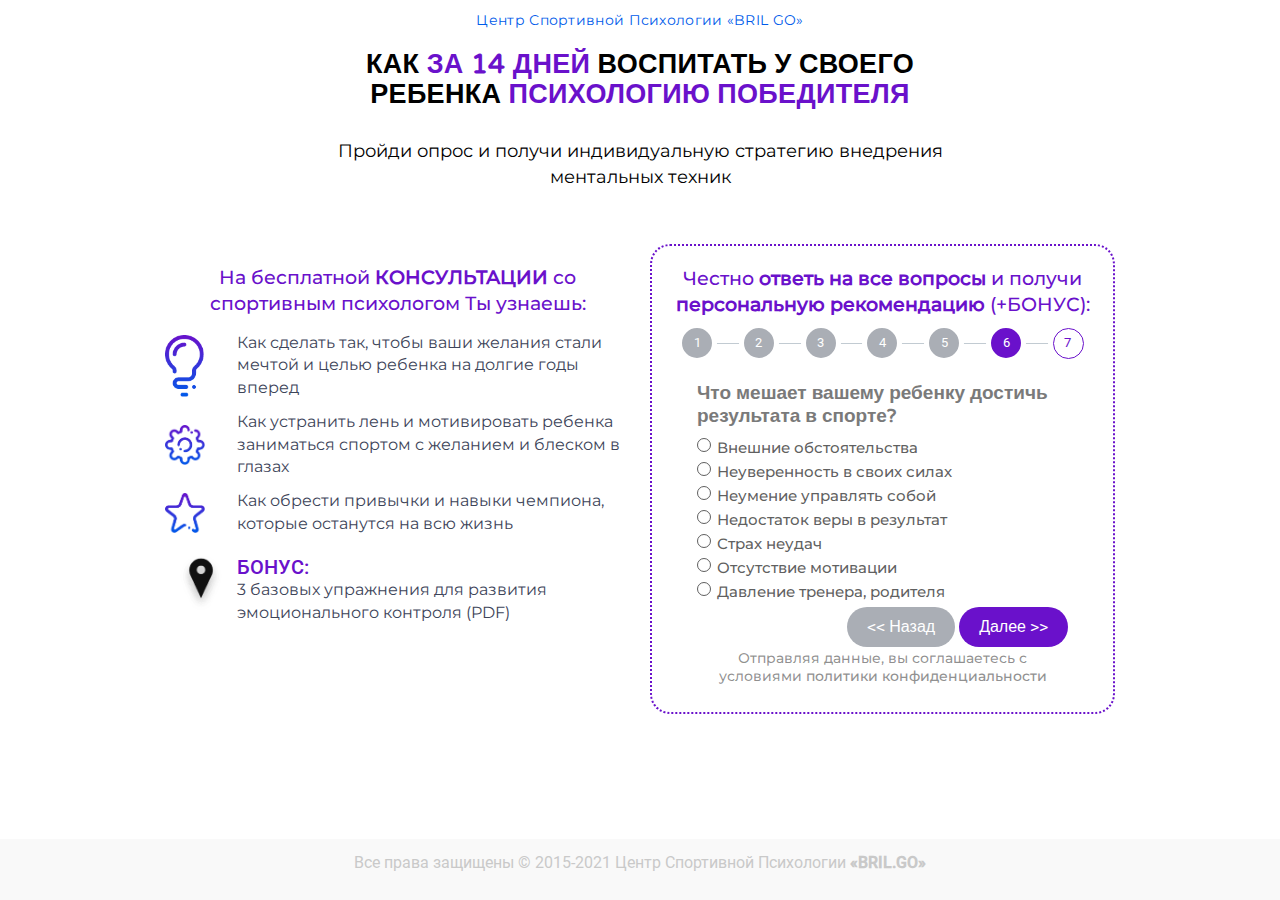
<file: step_5.html>
<!DOCTYPE html>
<html lang="ru">
<head>
	<meta charset="utf-8">
	<meta http-equiv="X-UA-Compatible" content="IE=edge" >
	<meta name="viewport" content="width=device-width, initial-scale=1.0">
	<meta name="description" content="">
	<link rel="stylesheet" type="text/css" href="style.css">
	<link rel="icon" type="image/png" href="favicon/favicon.ico" sizes="16x16">	
	<title></title>
	<script>document.write('<script src="http://' + (location.host || 'localhost').split(':')[0] + ':35729/livereload.js?snipver=1"></' + 'script>')</script>
</head>
<body>
	<div class="wrapper">
	<!-- Content -->
	<div class="content">
	<!-- Section 1 - Quiz -->
	<section>
		<div class="row">
			<div class="top_box">
				<div class="top_text">
					<p>Центр Спортивной Психологии «BRIL GO»</p>
				</div>
				<div class="h1_wrapp">
					<h1>КАК <span>ЗА 14 ДНЕЙ</span> ВОСПИТАТЬ У СВОЕГО РЕБЕНКА <span>ПСИХОЛОГИЮ ПОБЕДИТЕЛЯ</span></h1>
					<p>Пройди опрос и получи индивидуальную стратегию внедрения ментальных техник</p>
				</div>
			</div>
			<div class="two_cols">
				<div>
					<div class="items_header">
						<h2>На бесплатной <span>КОНСУЛЬТАЦИИ</span> со спортивным психологом Ты узнаешь:</h2>
					</div>
					<div class="items">
						<div class="item">
							<div>
								<img src="img/icon_01.png" alt="" />
							</div>
							<div>
								<p>Как сделать так, чтобы ваши желания стали мечтой и целью ребенка на долгие годы вперед</p>
							</div>
						</div>
						<div class="item">
							<div>
								<img src="img/icon_02.png" alt="" />
							</div>
							<div>
								<p>Как устранить лень и мотивировать ребенка заниматься спортом с желанием и блеском в глазах</p>
							</div>
						</div>
						<div class="item">
							<div>
								<img src="img/icon_03.png" alt="" />
							</div>
							<div>
								<p>Как обрести привычки и навыки чемпиона, которые останутся на всю жизнь</p>
							</div>
						</div>
						<div class="item bonus_item">
							<div>
								<img src="img/icon_04.png" alt="" />
							</div>
							<div>
								<h3>БОНУС:</h3>
								<p>3 базовых упражнения для развития эмоционального контроля (PDF)</p>
							</div>
						</div>
					</div>
				</div>
				<div>
					<div class="quiz_box">
						<div class="quiz_header">
							<h3>Честно <span>ответь на все вопросы</span> и получи <span>персональную рекомендацию</span> (+БОНУС):</h3>
						</div>
						<div class="inner">
							<div class="steps_bar">
								<div class="circle"><p>1</p></div>
								<div class="circle"><p>2</p></div>
								<div class="circle"><p>3</p></div>
								<div class="circle"><p>4</p></div>
								<div class="circle "><p>5</p></div>
								<div class="circle blue"><p>6</p></div>
								<div class="circle active"><p>7</p></div>
							</div>
							<form>
							<div class="steps_wrapp">
								<div class="step">
									<div class="step_title">
										<h3>Какой возраст вашего ребенка?</h3>
									</div>
									<div class="radios">
										<div>
											<label class="step_radio">
												<input type="radio" name="step_1" />
												<span class="r_circle"></span>
												<span class="radio_text"><span>3-6</span> лет</span>
											</label>
										</div>
										<div>
											<label class="step_radio">
												<input type="radio" name="step_1" />
												<span class="r_circle"></span>
												<span class="radio_text"><span>7-10</span> лет</span>
											</label>
										</div>
										<div>
											<label class="step_radio">
												<input type="radio" name="step_1" />
												<span class="r_circle"></span>
												<span class="radio_text"><span>11-14</span> лет</span>
											</label>
										</div>
										<div>
											<label class="step_radio">
												<input type="radio" name="step_1" />
												<span class="r_circle"></span>
												<span class="radio_text">старще <span>15</span> лет</span>
											</label>
										</div>
									</div>
								</div>
								<div class="step">
									<div class="step_title">
										<h3>Каким видом спорта занимается ребенок?</h3>
									</div>
									<div class="radios">
										<div>
											<label class="step_radio">
												<input type="radio" name="step_2" />
												<span class="r_circle"></span>
												<span class="radio_text">Каким видом спорта занимается ребенок?</span>
											</label>
										</div>
										<div>
											<label class="step_radio">
												<input type="radio" name="step_2" />
												<span class="r_circle"></span>
												<span class="radio_text">Командный (футбол/хоккей и др.)</span>
											</label>
										</div>
										<div>
											<label class="step_radio">
												<input type="radio" name="step_2" />
												<span class="r_circle"></span>
												<span class="radio_text">Борьба/единоборства/бокс</span>
											</label>
										</div>
										<div>
											<label class="step_radio">
												<input type="radio" name="step_2" />
												<span class="r_circle"></span>
												<span class="radio_text">Легкая/тяжелая атлетика</span>
											</label>
										</div>
										<div>
											<label class="step_radio">
												<input type="radio" name="step_2" />
												<span class="r_circle"></span>
												<span class="radio_text">Гимнастика/фиг. катание</span>
											</label>
										</div>
										<div>
											<label class="step_radio">
												<input type="radio" name="step_2" />
												<span class="r_circle"></span>
												<span class="radio_text">Теннис</span>
											</label>
										</div>
										<div>
											<label class="step_radio">
												<input type="radio" name="step_2" />
												<span class="r_circle"></span>
												<span class="radio_text">Другое</span>
											</label>
										</div>
									</div>
								</div>
								<div class="step">
									<div class="step_title">
										<h3>Какие проблемы ваш ребенок испытывает в повседневной жизни?</h3>
									</div>
									<div class="radios">
										<div>
											<label class="step_radio">
												<input type="radio" name="step_3" />
												<span class="r_circle"></span>
												<span class="radio_text">Низкая самооценка</span>
											</label>
										</div>
										<div>
											<label class="step_radio">
												<input type="radio" name="step_3" />
												<span class="r_circle"></span>
												<span class="radio_text">Трудности с концентрацией внимания</span>
											</label>
										</div>
										<div>
											<label class="step_radio">
												<input type="radio" name="step_3" />
												<span class="r_circle"></span>
												<span class="radio_text">Отсутствие мотивации</span>
											</label>
										</div>
										<div>
											<label class="step_radio">
												<input type="radio" name="step_3" />
												<span class="r_circle"></span>
												<span class="radio_text">Стресс и тревожность</span>
											</label>
										</div>
										<div>
											<label class="step_radio">
												<input type="radio" name="step_3" />
												<span class="r_circle"></span>
												<span class="radio_text">Трудности в общении со сверстниками</span>
											</label>
										</div>
										<div>
											<label class="step_radio">
												<input type="radio" name="step_3" />
												<span class="r_circle"></span>
												<span class="radio_text">Недисциплинированность</span>
											</label>
										</div>
										<div>
											<label class="step_radio">
												<input type="radio" name="step_3" />
												<span class="r_circle"></span>
												<span class="radio_text">Проблемы с учебой</span>
											</label>
										</div>
										<div>
											<label class="step_radio">
												<input type="radio" name="step_3" />
												<span class="r_circle"></span>
												<span class="radio_text">Нет ничего из вышеперечисленного</span>
											</label>
										</div>
									</div>
								</div>
								<div class="step">
									<div class="step_title">
										<h3>Как вы обычно реагируете на неудачу?</h3>
									</div>
									<div class="radios">
										<div>
											<label class="step_radio">
												<input type="radio" name="step_4" />
												<span class="r_circle"></span>
												<span class="radio_text">Стремлюсь поддержать и похвалить</span>
											</label>
										</div>
										<div>
											<label class="step_radio">
												<input type="radio" name="step_4" />
												<span class="r_circle"></span>
												<span class="radio_text">Допускаю разочарование и критику</span>
											</label>
										</div>
										<div>
											<label class="step_radio">
												<input type="radio" name="step_4" />
												<span class="r_circle"></span>
												<span class="radio_text">Пытаюсь посочувствовать</span>
											</label>
										</div>
										<div>
											<label class="step_radio">
												<input type="radio" name="step_4" />
												<span class="r_circle"></span>
												<span class="radio_text">Никак не реагирую</span>
											</label>
										</div>
									</div>
								</div>
								<div class="step active">
									<div class="step_title">
										<h3>Что мешает вашему ребенку достичь результата в спорте?</h3>
									</div>
									<div class="radios">
										<div>
											<label class="step_radio">
												<input type="radio" name="step_5" />
												<span class="r_circle"></span>
												<span class="radio_text">Внешние обстоятельства</span>
											</label>
										</div>
										<div>
											<label class="step_radio">
												<input type="radio" name="step_5" />
												<span class="r_circle"></span>
												<span class="radio_text">Неуверенность в своих силах</span>
											</label>
										</div>
										<div>
											<label class="step_radio">
												<input type="radio" name="step_5" />
												<span class="r_circle"></span>
												<span class="radio_text">Неумение управлять собой</span>
											</label>
										</div>
										<div>
											<label class="step_radio">
												<input type="radio" name="step_5" />
												<span class="r_circle"></span>
												<span class="radio_text">Недостаток веры в результат</span>
											</label>
										</div>
										<div>
											<label class="step_radio">
												<input type="radio" name="step_5" />
												<span class="r_circle"></span>
												<span class="radio_text">Страх неудач</span>
											</label>
										</div>
										<div>
											<label class="step_radio">
												<input type="radio" name="step_5" />
												<span class="r_circle"></span>
												<span class="radio_text">Отсутствие мотивации</span>
											</label>
										</div>
										<div>
											<label class="step_radio">
												<input type="radio" name="step_5" />
												<span class="r_circle"></span>
												<span class="radio_text">Давление тренера, родителя</span>
											</label>
										</div>
									</div>
								</div>
							</div>
							<div class="quiz_controls">
								<div>
									<button type="button" class="grey_pill"><< Назад</button>
								</div>
								<div>
									<button type="button" class="blue_pill">Далее >></button>
								</div>
							</div>
							</form>
							<div class="quiz_footer">
								<p>Отправляя данные, вы соглашаетесь с условиями <a href="#">политики конфиденциальности</a></p>
							</div>
						</div>
					</div>
				</div>
			</div>
		</div>
	</section>
	<!-- /Section 1 - Quiz -->
	</div>
	<!-- /Content -->
	<!-- Footer -->
	<footer class="footer_section">
		<div class="row">
			<p>Все права защищены © 2015-2021 Центр Спортивной Психологии <b>«BRIL.GO»</b></p>
		</div>
	</footer>
	<!-- /Footer -->
	</div>
	<link rel="stylesheet" type="text/css" href="responsive.css">
	<script src="vendors/js/jquery.js"></script>
	<script src="js/scripts.js"></script>
</body>
</html>
</file>
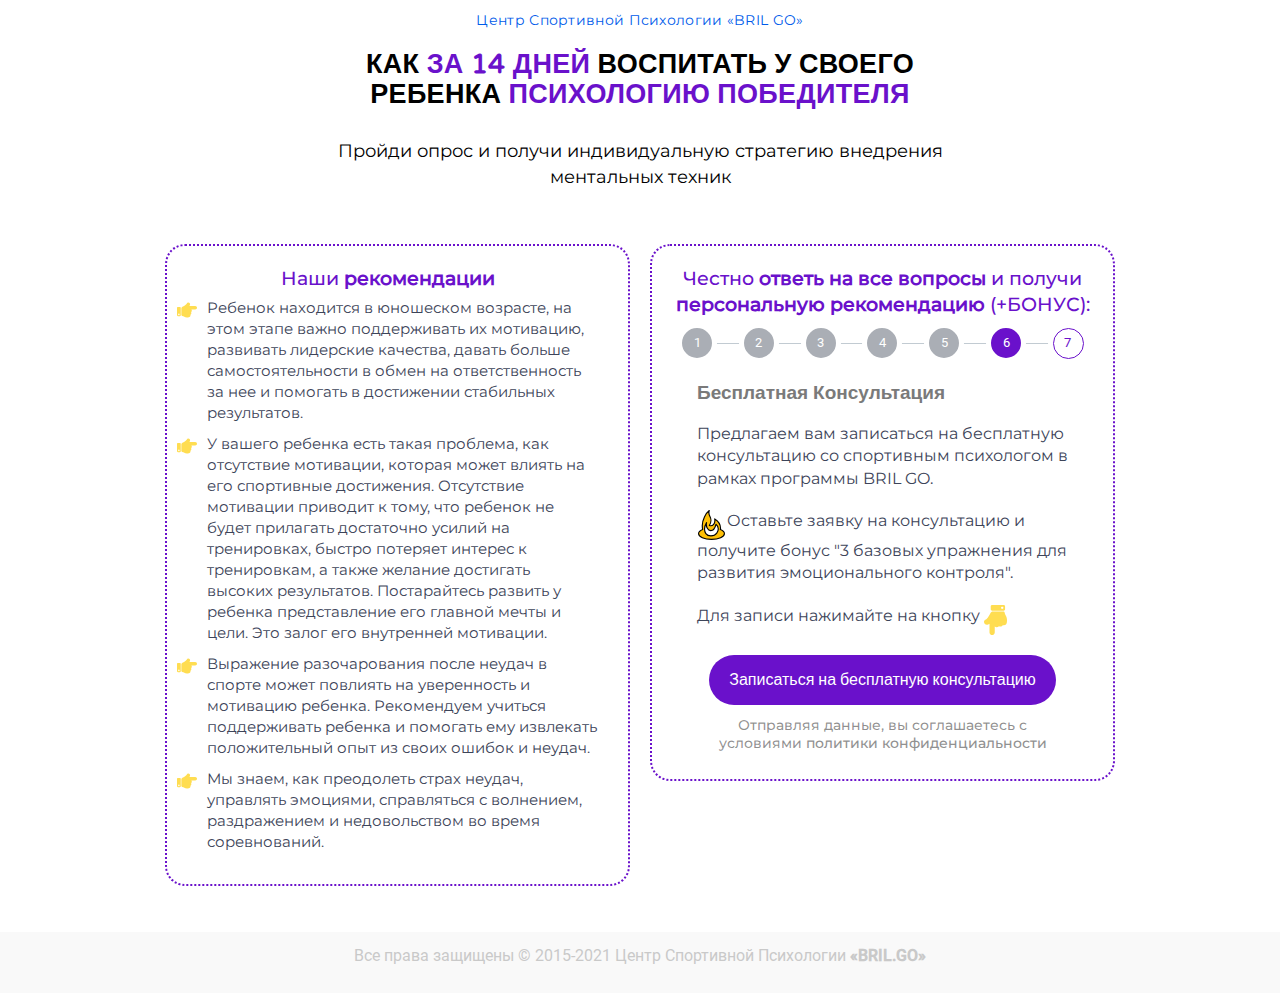
<file: step_6.html>
<!DOCTYPE html>
<html lang="ru">
<head>
	<meta charset="utf-8">
	<meta http-equiv="X-UA-Compatible" content="IE=edge" >
	<meta name="viewport" content="width=device-width, initial-scale=1.0">
	<meta name="description" content="">
	<link rel="stylesheet" type="text/css" href="style.css">
	<link rel="icon" type="image/png" href="favicon/favicon.ico" sizes="16x16">	
	<title></title>
	<script>document.write('<script src="http://' + (location.host || 'localhost').split(':')[0] + ':35729/livereload.js?snipver=1"></' + 'script>')</script>
</head>
<body>
	<div class="wrapper">
	<!-- Content -->
	<div class="content">
	<!-- Section 1 - Quiz -->
	<section>
		<div class="row">
			<div class="top_box">
				<div class="top_text">
					<p>Центр Спортивной Психологии «BRIL GO»</p>
				</div>
				<div class="h1_wrapp">
					<h1>КАК <span>ЗА 14 ДНЕЙ</span> ВОСПИТАТЬ У СВОЕГО РЕБЕНКА <span>ПСИХОЛОГИЮ ПОБЕДИТЕЛЯ</span></h1>
					<p>Пройди опрос и получи индивидуальную стратегию внедрения ментальных техник</p>
				</div>
			</div>
			<div class="two_cols">
				<div>
					<div class="res_box">
						<div class="quiz_header">
							<h3>Наши <span>рекомендации</span></h3>
						</div>
						<div class="res_item">
							<i class="hand"></i>
							<p>Ребенок находится в юношеском возрасте, на этом этапе важно поддерживать их мотивацию, развивать лидерские качества, давать больше самостоятельности в обмен на ответственность за нее и помогать в достижении стабильных результатов.</p>
						</div>
						<div class="res_item">
							<i class="hand"></i>
							<p>У вашего ребенка есть такая проблема, как отсутствие мотивации, которая может влиять на его спортивные достижения. Отсутствие мотивации приводит к тому, что ребенок не будет прилагать достаточно усилий на тренировках, быстро потеряет интерес к тренировкам, а также желание достигать высоких результатов. Постарайтесь развить у ребенка представление его главной  мечты и цели. Это залог его внутренней мотивации.</p>
						</div>
						<div class="res_item">
							<i class="hand"></i>
							<p>Выражение разочарования после неудач в спорте может повлиять на уверенность и мотивацию ребенка. Рекомендуем учиться поддерживать ребенка и помогать ему извлекать положительный опыт из своих ошибок и неудач.</p>
						</div>
						<div class="res_item">
							<i class="hand"></i>
							<p>Мы знаем, как преодолеть страх неудач, управлять эмоциями, справляться с волнением, раздражением и недовольством во время соревнований.</p>
						</div>
					</div>
				</div>
				<div>
					<div class="quiz_box">
						<div class="quiz_header">
							<h3>Честно <span>ответь на все вопросы</span> и получи <span>персональную рекомендацию</span> (+БОНУС):</h3>
						</div>
						<div class="inner">
							<div class="steps_bar">
								<div class="circle"><p>1</p></div>
								<div class="circle"><p>2</p></div>
								<div class="circle"><p>3</p></div>
								<div class="circle"><p>4</p></div>
								<div class="circle "><p>5</p></div>
								<div class="circle blue"><p>6</p></div>
								<div class="circle active"><p>7</p></div>
							</div>
							<form>
							<div class="steps_wrapp">
								<div class="step">
									<div class="step_title">
										<h3>Какой возраст вашего ребенка?</h3>
									</div>
									<div class="radios">
										<div>
											<label class="step_radio">
												<input type="radio" name="step_1" />
												<span class="r_circle"></span>
												<span class="radio_text"><span>3-6</span> лет</span>
											</label>
										</div>
										<div>
											<label class="step_radio">
												<input type="radio" name="step_1" />
												<span class="r_circle"></span>
												<span class="radio_text"><span>7-10</span> лет</span>
											</label>
										</div>
										<div>
											<label class="step_radio">
												<input type="radio" name="step_1" />
												<span class="r_circle"></span>
												<span class="radio_text"><span>11-14</span> лет</span>
											</label>
										</div>
										<div>
											<label class="step_radio">
												<input type="radio" name="step_1" />
												<span class="r_circle"></span>
												<span class="radio_text">старще <span>15</span> лет</span>
											</label>
										</div>
									</div>
								</div>
								<div class="step">
									<div class="step_title">
										<h3>Каким видом спорта занимается ребенок?</h3>
									</div>
									<div class="radios">
										<div>
											<label class="step_radio">
												<input type="radio" name="step_2" />
												<span class="r_circle"></span>
												<span class="radio_text">Каким видом спорта занимается ребенок?</span>
											</label>
										</div>
										<div>
											<label class="step_radio">
												<input type="radio" name="step_2" />
												<span class="r_circle"></span>
												<span class="radio_text">Командный (футбол/хоккей и др.)</span>
											</label>
										</div>
										<div>
											<label class="step_radio">
												<input type="radio" name="step_2" />
												<span class="r_circle"></span>
												<span class="radio_text">Борьба/единоборства/бокс</span>
											</label>
										</div>
										<div>
											<label class="step_radio">
												<input type="radio" name="step_2" />
												<span class="r_circle"></span>
												<span class="radio_text">Легкая/тяжелая атлетика</span>
											</label>
										</div>
										<div>
											<label class="step_radio">
												<input type="radio" name="step_2" />
												<span class="r_circle"></span>
												<span class="radio_text">Гимнастика/фиг. катание</span>
											</label>
										</div>
										<div>
											<label class="step_radio">
												<input type="radio" name="step_2" />
												<span class="r_circle"></span>
												<span class="radio_text">Теннис</span>
											</label>
										</div>
										<div>
											<label class="step_radio">
												<input type="radio" name="step_2" />
												<span class="r_circle"></span>
												<span class="radio_text">Другое</span>
											</label>
										</div>
									</div>
								</div>
								<div class="step">
									<div class="step_title">
										<h3>Какие проблемы ваш ребенок испытывает в повседневной жизни?</h3>
									</div>
									<div class="radios">
										<div>
											<label class="step_radio">
												<input type="radio" name="step_3" />
												<span class="r_circle"></span>
												<span class="radio_text">Низкая самооценка</span>
											</label>
										</div>
										<div>
											<label class="step_radio">
												<input type="radio" name="step_3" />
												<span class="r_circle"></span>
												<span class="radio_text">Трудности с концентрацией внимания</span>
											</label>
										</div>
										<div>
											<label class="step_radio">
												<input type="radio" name="step_3" />
												<span class="r_circle"></span>
												<span class="radio_text">Отсутствие мотивации</span>
											</label>
										</div>
										<div>
											<label class="step_radio">
												<input type="radio" name="step_3" />
												<span class="r_circle"></span>
												<span class="radio_text">Стресс и тревожность</span>
											</label>
										</div>
										<div>
											<label class="step_radio">
												<input type="radio" name="step_3" />
												<span class="r_circle"></span>
												<span class="radio_text">Трудности в общении со сверстниками</span>
											</label>
										</div>
										<div>
											<label class="step_radio">
												<input type="radio" name="step_3" />
												<span class="r_circle"></span>
												<span class="radio_text">Недисциплинированность</span>
											</label>
										</div>
										<div>
											<label class="step_radio">
												<input type="radio" name="step_3" />
												<span class="r_circle"></span>
												<span class="radio_text">Проблемы с учебой</span>
											</label>
										</div>
										<div>
											<label class="step_radio">
												<input type="radio" name="step_3" />
												<span class="r_circle"></span>
												<span class="radio_text">Нет ничего из вышеперечисленного</span>
											</label>
										</div>
									</div>
								</div>
								<div class="step">
									<div class="step_title">
										<h3>Как вы обычно реагируете на неудачу?</h3>
									</div>
									<div class="radios">
										<div>
											<label class="step_radio">
												<input type="radio" name="step_4" />
												<span class="r_circle"></span>
												<span class="radio_text">Стремлюсь поддержать и похвалить</span>
											</label>
										</div>
										<div>
											<label class="step_radio">
												<input type="radio" name="step_4" />
												<span class="r_circle"></span>
												<span class="radio_text">Допускаю разочарование и критику</span>
											</label>
										</div>
										<div>
											<label class="step_radio">
												<input type="radio" name="step_4" />
												<span class="r_circle"></span>
												<span class="radio_text">Пытаюсь посочувствовать</span>
											</label>
										</div>
										<div>
											<label class="step_radio">
												<input type="radio" name="step_4" />
												<span class="r_circle"></span>
												<span class="radio_text">Никак не реагирую</span>
											</label>
										</div>
									</div>
								</div>
								<div class="step">
									<div class="step_title">
										<h3>Что мешает вашему ребенку достичь результата в спорте?</h3>
									</div>
									<div class="radios">
										<div>
											<label class="step_radio">
												<input type="radio" name="step_5" />
												<span class="r_circle"></span>
												<span class="radio_text">Внешние обстоятельства</span>
											</label>
										</div>
										<div>
											<label class="step_radio">
												<input type="radio" name="step_5" />
												<span class="r_circle"></span>
												<span class="radio_text">Неуверенность в своих силах</span>
											</label>
										</div>
										<div>
											<label class="step_radio">
												<input type="radio" name="step_5" />
												<span class="r_circle"></span>
												<span class="radio_text">Неумение управлять собой</span>
											</label>
										</div>
										<div>
											<label class="step_radio">
												<input type="radio" name="step_5" />
												<span class="r_circle"></span>
												<span class="radio_text">Недостаток веры в результат</span>
											</label>
										</div>
										<div>
											<label class="step_radio">
												<input type="radio" name="step_5" />
												<span class="r_circle"></span>
												<span class="radio_text">Страх неудач</span>
											</label>
										</div>
										<div>
											<label class="step_radio">
												<input type="radio" name="step_5" />
												<span class="r_circle"></span>
												<span class="radio_text">Отсутствие мотивации</span>
											</label>
										</div>
										<div>
											<label class="step_radio">
												<input type="radio" name="step_5" />
												<span class="r_circle"></span>
												<span class="radio_text">Давление тренера, родителя</span>
											</label>
										</div>
									</div>
								</div>
								<div class="step active">
									<div class="step_title">
										<h3>Бесплатная Консультация</h3>
									</div>
									<div class="info_box">
										<p>Предлагаем вам записаться на бесплатную консультацию со спортивным психологом в рамках программы BRIL GO.</p>
										<p><i class="fire"></i>Оставьте заявку на консультацию и получите бонус "3 базовых упражнения для развития эмоционального контроля".</p>
										<p>Для записи нажимайте на кнопку<i class="hand_down"></i></p>
										<div class="btn_wrapp_2">
											<button type="button" class="blue_pill">Записаться на бесплатную консультацию</button>
										</div>
									</div>
								</div>
							</div>
							<!-- <div class="quiz_controls">
								<div>
									<button type="button" class="grey_pill"><< Назад</button>
								</div>
								<div>
									<button type="button" class="blue_pill">Далее >></button>
								</div>
							</div> -->
							</form>
							<div class="quiz_footer">
								<p>Отправляя данные, вы соглашаетесь с условиями <a href="#">политики конфиденциальности</a></p>
							</div>
						</div>
					</div>
				</div>
			</div>
		</div>
	</section>
	<!-- /Section 1 - Quiz -->
	</div>
	<!-- /Content -->
	<!-- Footer -->
	<footer class="footer_section">
		<div class="row">
			<p>Все права защищены © 2015-2021 Центр Спортивной Психологии <b>«BRIL.GO»</b></p>
		</div>
	</footer>
	<!-- /Footer -->
	</div>
	<link rel="stylesheet" type="text/css" href="responsive.css">
	<script src="vendors/js/jquery.js"></script>
	<script src="js/scripts.js"></script>
</body>
</html>
</file>
<file: style.css>
@charset "utf-8";

/*------------------*/
/*-- Fonts --*/
/*------------------*/

@font-face {
    font-family: 'Roboto';
    src: url('fonts/Roboto-Medium.eot');
    src: url('fonts/Roboto-Medium.eot?#iefix') format('embedded-opentype'),
        url('fonts/Roboto-Medium.woff2') format('woff2'),
        url('fonts/Roboto-Medium.woff') format('woff'),
        url('fonts/Roboto-Medium.ttf') format('truetype'),
        url('fonts/Roboto-Medium.svg#Roboto-Medium') format('svg');
    font-weight: 500;
    font-style: normal;
    font-display: swap;
}

@font-face {
    font-family: 'Montserrat';
    src: url('fonts/Montserrat-Regular.eot');
    src: url('fonts/Montserrat-Regular.eot?#iefix') format('embedded-opentype'),
        url('fonts/Montserrat-Regular.woff2') format('woff2'),
        url('fonts/Montserrat-Regular.woff') format('woff'),
        url('fonts/Montserrat-Regular.ttf') format('truetype'),
        url('fonts/Montserrat-Regular.svg#Montserrat-Regular') format('svg');
    font-weight: normal;
    font-style: normal;
    font-display: swap;
}

@font-face {
    font-family: 'Montserrat';
    src: url('fonts/Montserrat-Medium.eot');
    src: url('fonts/Montserrat-Medium.eot?#iefix') format('embedded-opentype'),
        url('fonts/Montserrat-Medium.woff2') format('woff2'),
        url('fonts/Montserrat-Medium.woff') format('woff'),
        url('fonts/Montserrat-Medium.ttf') format('truetype'),
        url('fonts/Montserrat-Medium.svg#Montserrat-Medium') format('svg');
    font-weight: 500;
    font-style: normal;
    font-display: swap;
}

@font-face {
    font-family: 'Varela Round';
    src: url('fonts/VarelaRound-Regular.eot');
    src: url('fonts/VarelaRound-Regular.eot?#iefix') format('embedded-opentype'),
        url('fonts/VarelaRound-Regular.woff2') format('woff2'),
        url('fonts/VarelaRound-Regular.woff') format('woff'),
        url('fonts/VarelaRound-Regular.ttf') format('truetype'),
        url('fonts/VarelaRound-Regular.svg#VarelaRound-Regular') format('svg');
    font-weight: normal;
    font-style: normal;
    font-display: swap;
}

@font-face {
    font-family: 'Roboto';
    src: url('fonts/Roboto-Regular.eot');
    src: url('fonts/Roboto-Regular.eot?#iefix') format('embedded-opentype'),
        url('fonts/Roboto-Regular.woff2') format('woff2'),
        url('fonts/Roboto-Regular.woff') format('woff'),
        url('fonts/Roboto-Regular.ttf') format('truetype'),
        url('fonts/Roboto-Regular.svg#Roboto-Regular') format('svg');
    font-weight: normal;
    font-style: normal;
    font-display: swap;
}

/*-------------------------------------------*/
/* BASIC SETUP */
/*-------------------------------------------*/

* {
    margin: 0;
    padding: 0;
    -webkit-box-sizing: border-box;
    -moz-box-sizing: border-box;
    box-sizing: border-box;
}

html {
    -webkit-text-size-adjust: 100%;
}

html,
body {
    min-height: 100%;
    min-width: 100%;
    height: 100%;
}

body {
    background: #fff;
}

.wrapper {
    position: relative;
    display: flex;
    display: -ms-flexbox;
    display: -webkit-flex;
    flex-direction: column;
    -webkit-flex-direction: column;
    -ms-flex-direction: column;
    min-height: 100%;
    min-height: 100vh;
}

.content {
    flex: 1 0 auto;
    -webkit-flex: 1 0 auto;
}

footer {
    flex: 0 0 auto;
    -webkit-flex: 0 0 auto;
}

::-webkit-input-placeholder {color:#555555;}
::-moz-placeholder          {color:#555555;}
:-moz-placeholder           {color:#555555;}
:-ms-input-placeholder      {color:#555555;}

input,
textarea,
button,
select,
a,
img {
    outline: none;
}

select {
    -webkit-appearance: none;
    appearance: none;
    -moz-appearance;
    text-indent: 0.01px;
    text-overflow: "";
}

*::-ms-expand { display: none; }

input::-webkit-outer-spin-button,
input::-webkit-inner-spin-button {
    -webkit-appearance: none;
}

input[type="number"] {
    -moz-appearance: textfield;
}

input {
    -webkit-appearance: none;
    -moz-appearance
}

button {
    -webkit-appearance: none;
    -moz-appearance
}

textarea {
    resize: none;
    overflow: auto;
    -webkit-appearance: none;
    -moz-appearance;
}

input::-webkit-input-placeholder       {opacity: 1; transition: opacity .3s ease;}
input::-moz-placeholder                {opacity: 1; transition: opacity .3s ease;}
input:-moz-placeholder                 {opacity: 1; transition: opacity .3s ease;}
input:-ms-input-placeholder            {opacity: 1; transition: opacity .3s ease;}
input:focus::-webkit-input-placeholder {opacity: 0; transition: opacity .3s ease;}
input:focus::-moz-placeholder          {opacity: 0; transition: opacity .3s ease;}
input:focus:-moz-placeholder           {opacity: 0; transition: opacity .3s ease;}
input:focus:-ms-input-placeholder      {opacity: 0; transition: opacity .3s ease;}

textarea::-webkit-input-placeholder       {opacity: 1; transition: opacity .3s ease;}
textarea::-moz-placeholder                {opacity: 1; transition: opacity .3s ease;}
textarea:-moz-placeholder                 {opacity: 1; transition: opacity .3s ease;}
textarea:-ms-input-placeholder            {opacity: 1; transition: opacity .3s ease;}
textarea:focus::-webkit-input-placeholder {opacity: 0; transition: opacity .3s ease;}
textarea:focus::-moz-placeholder          {opacity: 0; transition: opacity .3s ease;}
textarea:focus:-moz-placeholder           {opacity: 0; transition: opacity .3s ease;}
textarea:focus:-ms-input-placeholder      {opacity: 0; transition: opacity .3s ease;}

.clearfix:after,
.clearfix:before {
    display: block;
    content: "";
}

/*-------------------------------------------*/
/* ----- DEFAULT STYLES ------ */
/*-------------------------------------------*/

section {
    position: relative;
    padding: 10px 0;
}

h1 {
/*    font-family: 'Varela Round';
    font-weight: normal;
    font-size: 27px;
    font-weight: 600;
    text-transform: uppercase;
    line-height: 1.1em;
    letter-spacing: 0.3px;*/
}

h2 {

}

h3 {

}

h4 {

}

p {

}

a {
    text-decoration: none;
}

li {
    list-style: none;

}

img {
    outline: none;
    border: 1px solid transparent;
    border: none;
}

button:hover,
button:active,
a:hover,
a:active {
    -webkit-tap-highlight-color: rgba(0,0,0,0); 
    -webkit-tap-highlight-color: transparent;
}

input {

}

input:focus {

}

textarea {

}

textarea:focus {

}

/*-------------------------------------------*/
/* ----- REUSABLE COMPONENTS ------ */
/*-------------------------------------------*/

.row {
    width: 100%;
    max-width: 1000px;
    margin: 0 auto;
    padding: 0 25px;
}

.overflow_wrapp {
    overflow: hidden;
}

.align_center {
    text-align: center;
}

.align_right {
    text-align: right;
}

.align_left {
    text-align: left;
}

/*-------------------------------------------*/
/* ----- CONTENT ------ */
/*-------------------------------------------*/

.top_box {
    max-width: 630px;
    margin: 0 auto;
}

.top_text {
    padding: 1px 0 6px 0;
    text-align: center;
}

.top_text p {
    color: #005BEA;
    font-family: "Montserrat", Sans-serif;
    font-size: 14px;
    font-weight: 400;
    letter-spacing: .3px;
}

.h1_wrapp {
    text-align: center;
}

.h1_wrapp h1 {
    padding: 15px 0;
    font-family: "Varela Round", Sans-serif;
    font-size: 27px;
    font-weight: 600;
    text-transform: uppercase;
    line-height: 1.1em;
    letter-spacing: 0.3px;
}

.h1_wrapp p {
    padding: 15px 0;
    font-family: "Montserrat", Sans-serif;
    font-size: 18px;
    font-weight: 400;
    line-height: 1.4em;
}

.h1_wrapp h1 span {
    font-weight: bolder;
    color: #6a11cb;
}

.two_cols {
    display: flex;
    flex-wrap: wrap;
    padding: 29px 0 26px 0;
}

.two_cols > div:nth-child(1) {
    width: 50%;
    padding: 10px 10px 10px 0;
}

.two_cols > div:nth-child(2) {
    width: 50%;
    padding: 10px 0 10px 10px;
}

.items_header {
    padding: 21px 0 2px 0;
    text-align: center;
}

.items_header h2 {
    font-family: "Montserrat", Sans-serif;
    font-size: 19px;
    font-weight: 500;
    line-height: 1.4em;
    color: #6a11cb;
}

.items_header h2 span {
    font-weight: bold;
}

.items {

}

.item {
    display: flex;
    align-items: center;
    margin: 12px 0;
}

.item > div:nth-child(1) {
    width: 72px;
}

.item > div:nth-child(2) {
    width: calc(100% - 72px);
}

.item h3 {
    margin-top: .5rem;
    font-family: "Roboto", Sans-serif;
    font-size: 20px;
    line-height: 1.2;
    font-weight: 500;
    color: #6a11cb;
    text-transform: capitalize;
}

.item p {
    color: #3d4459;
    font-family: "Montserrat", Sans-serif;
    font-size: 16px;
    font-weight: 400;
    line-height: 1.4em;
}

.item > div:nth-child(1) img {
    display: block;
    width: auto;
    height: auto;
    max-height: 62px;
    max-width: 40px;
}

.item.bonus_item {
    align-items: flex-start;
}

.item.bonus_item > div:nth-child(1) img {
    max-height: 100%;
    max-width: 100%;
}

.quiz_box {
    border: 2px dotted #6a11cb;
    border-radius: 20px;
    padding: 20px 10px 27px 10px;
}

.quiz_header {
    text-align: center;
}

.quiz_header h3 {
    color: #6a11cb;
    font-family: "Montserrat", Sans-serif;
    font-size: 19px;
    font-weight: 500;
    line-height: 1.4em;
}

.quiz_header h3 span {
    font-weight: bolder;
}

.quiz_box .inner {
    max-width: 371px;
    margin: 0 auto;
}

.steps_bar {
    display: flex;
    justify-content: space-between;
    position: relative;
    margin: 0 -20px;
    padding: 4px 0;
}

.steps_bar:before {
    display: block;
    content: "";
    width: 100%;
    height: 1px;
    background: #c2cbd2;
    position: absolute;
    top: 50%;
    left: 0;
}

.circle {
    display: flex;
    align-items: center;
    width: 40px;
    height: 40px;
    border-radius: 50%;
    background: #aaaeb5;
    position: relative;
    z-index: 2;
    border: 5px solid #fff;
}

.circle.blue {
    background: #6a11cb;
}

.circle.active {
    background: #fff;
    color: #6a11cb;
}

.circle.active:before {
    display: block;
    content: "";
    width: 29px;
    height: 29px;
    border-radius: 50%;
    border: 1px solid #6a11cb;
    position: absolute;
    top: 0;
    left: 0;
}

.circle p {
    width: 100%;
    text-align: center;
    font-family: "Roboto";
    line-height: 30px;
    font-size: 13px;
    color: #fff;
    position: relative;
    z-index: 2;
}

.circle.active p {
    color: #6a11cb;
}

.steps_wrapp {
    margin: 7px 0 1px 0;
    position: relative;
}

.step {
    position: absolute;
    top: 0;
    left: -99999999px;
    opacity: 0;
}

.step.active {
    position: relative;
    left: 0;
    opacity: 1;
}

.step_title {
    padding: 8px 0;
}

.step_title h3 {
    color: #7a7a7a;
    font-family: "Varela Round", Sans-serif;
    font-size: 19px;
    line-height: 120%;
}

.radios {

}

.step_radio {
    display: inline-block;
    vertical-align: top;
    position: relative;
    margin: 3px 0;
    padding-left: 20px;
    cursor: pointer;
}

.step_radio input {
    opacity: 0;
    position: absolute;
    top: 0;
    left: 0;
    z-index: -1;
}

.r_circle {
    display: block;
    width: 14px;
    height: 14px;
    border: 1px solid #3C3C3CD1;
    border-radius: 50%;
    position: absolute;
    top: -1px;
    left: 0;
}

.step_radio input:checked + .r_circle {
    border: 1px solid #0693e3;
}

.step_radio input:checked + .r_circle:before {
    display: block;
    content: "";
    width: 9px;
    height: 9px;
    border-radius: 50%;
    background: #0693e3;
    position: absolute;
    top: 50%;
    left: 50%;
    transform: translate(-50%, -50%);
}

.radio_text {
    font-family: "Montserrat", Sans-serif;
    font-weight: 500;
    font-size: 15px;
    line-height: 120%;
    color: #3C3C3CD1;
}

.radio_text span {
    font-weight: bolder;
}

.quiz_controls {
    display: flex;
    justify-content: flex-end;
    margin: 0 -2px;
}

.quiz_controls > div {
    padding: 2px;
}

.grey_pill {
    display: inline-flex;
    align-items: center;
    justify-content: center;
    min-height: 40px;
    padding: 5px 20px;
    cursor: pointer;
    background-color: #AAAEB5;
    border: none;
    color: #FFF;
    font-family: "Varela Round", Sans-serif;
    font-size: 16px;
    border-radius: 30px;
    -webkit-transition-property: background;
    -webkit-transition-duration: .3s;
    -webkit-transition-timing-function: ease;

    -moz-transition-property: background;
    -moz-transition-duration: .3s;
    -moz-transition-timing-function: ease;

    -ms-transition-property: background;
    -ms-transition-duration: .3s;
    -ms-transition-timing-function: ease;

    -o-transition-property: background;
    -o-transition-duration: .3s;
    -o-transition-timing-function: ease;

    transition-property: background;
    transition-duration: .3s;
    transition-timing-function: ease;
}

.grey_pill:hover {
    background-color: #AAAEB5A6;
}

.blue_pill {
    display: inline-flex;
    align-items: center;
    justify-content: center;
    min-height: 40px;
    padding: 5px 20px;
    cursor: pointer;
    background-color: #6A11CB;
    border: none;
    color: #FFF;
    font-family: "Varela Round", Sans-serif;
    font-size: 16px;
    border-radius: 30px;
    -webkit-transition-property: background;
    -webkit-transition-duration: .3s;
    -webkit-transition-timing-function: ease;

    -moz-transition-property: background;
    -moz-transition-duration: .3s;
    -moz-transition-timing-function: ease;

    -ms-transition-property: background;
    -ms-transition-duration: .3s;
    -ms-transition-timing-function: ease;

    -o-transition-property: background;
    -o-transition-duration: .3s;
    -o-transition-timing-function: ease;

    transition-property: background;
    transition-duration: .3s;
    transition-timing-function: ease;
}

.blue_pill:hover {
    background-color: #005BEA;
}

.quiz_footer {
    text-align: center;
}

.quiz_footer p {
    color: #02010170;
    font-family: "Montserrat", Sans-serif;
    font-size: 14px;
    font-weight: 500;
}

.quiz_footer p a {
    font-size: 14px;
    font-weight: 500;
    color: #919191;
}

.res_box {
    border: 2px dotted #6a11cb;
    border-radius: 20px;
/*    margin: 30px 0;*/
    padding: 20px 30px 27px 10px;
}

.res_item {
    position: relative;
    padding: 5px 0 5px 30px;
}

.hand {
    display: block;
    width: 20px;
    height: 20px;
    background-image: url(img/hand.svg);
    background-position: center;
    background-repeat: no-repeat;
}

.fire {
    display: inline-block;
    vertical-align: top;
    width: 30px;
    height: 30px;
    background-image: url(img/fire.svg);
    background-position: center;
    background-repeat: no-repeat;
}

.hand_down {
    display: inline-block;
    vertical-align: top;
    width: 30px;
    height: 30px;
    background-image: url(img/hand_down.svg);
    background-position: center;
    background-repeat: no-repeat;
}

.res_item .hand {
    position: absolute;
    top: 8px;
    left: 0;
}

.res_item p {
    color: #3d4459;
    font-family: "Montserrat", Sans-serif;
    font-size: 15px;
    font-weight: 400;
    line-height: 1.4em;
}

.info_box > p {
    padding: 10px 0;
    color: #3d4459;
    font-family: "Montserrat", Sans-serif;
    font-size: 16px;
    font-weight: 400;
    line-height: 1.4em;
}

.btn_wrapp_2 {
    padding: 10px 0;
    text-align: center;
}

.btn_wrapp_2 .blue_pill {
    min-height: 50px;
}

.form_inputs {

}

.input_wrapp {
    margin: 4px 0;
}

.input_wrapp input {
    display: block;
    width: 100%;
    height: 40px;
    padding: 0 1rem;
    background-color: #fafafa;
    border-color: #0201011F;
    border-width: 1px 1px 1px 1px;
    border-radius: 5px 5px 5px 5px;
    font-family: "Montserrat", Sans-serif;
    font-size: 15px;
    line-height: 39px;
    font-weight: normal;
    color: #5D6680;
}

.contacts_rradios_sect {

}

.title_2 {
    padding: 4px 0;
}

.title_2 h3 {
    color: #02010180;
    font-weight: 500;
    font-family: "Varela Round", Sans-serif;
    font-size: 19px;
    line-height: 120%;
}

.contacts_rradios {
    display: flex;
    flex-wrap: wrap;
    margin: 0 -3px;
}

.contacts_rradios > div {
    padding: 5px 3px;
}

.submit_wrapp {
    padding: 3px 0 10px;
    text-align: center;
}

#phone {
    width: 100% !important;
}

.iti {
    width: 100% !important;
}

.info_box_2 p {
    padding: 2px 0;
}


/*-------------------------------------------*/
/* ----- FOOTER ------ */
/*-------------------------------------------*/

footer {

}

.footer_section {
    background-color: #F9F9F9;
    text-align: center;
    padding: 12px 0 25px 0;
}

.footer_section p {
    font-family: "Roboto";
    font-size: 1rem;
    font-weight: 400;
    line-height: 1.5;
    color: #c9c9c9;
}

.footer_section p b {

}
</file>
<file: responsive.css>
@media only screen and (max-width: 1024px) {

.steps_bar {
    margin: 0 -5px;
}

}

@media only screen and (max-width: 768px) {

.two_cols {
    padding: 5px 0 26px 0;
}

.two_cols > div:nth-child(1) {
    width: 100%;
    padding: 10px 0 10px 0;
}

.two_cols > div:nth-child(2) {
    width: 100%;
    padding: 10px 0 10px 0;
}

}

@media only screen and (max-width: 600px) {

.h1_wrapp h1 {
    padding: 10px 0;
    font-size: 21px;
}

.h1_wrapp p {
    padding: 10px 0;
    font-size: 16px;
}

.items_header {
    padding: 9px 0 2px 0;
}

.item p {
    font-size: 14px;
}

}
</file>
